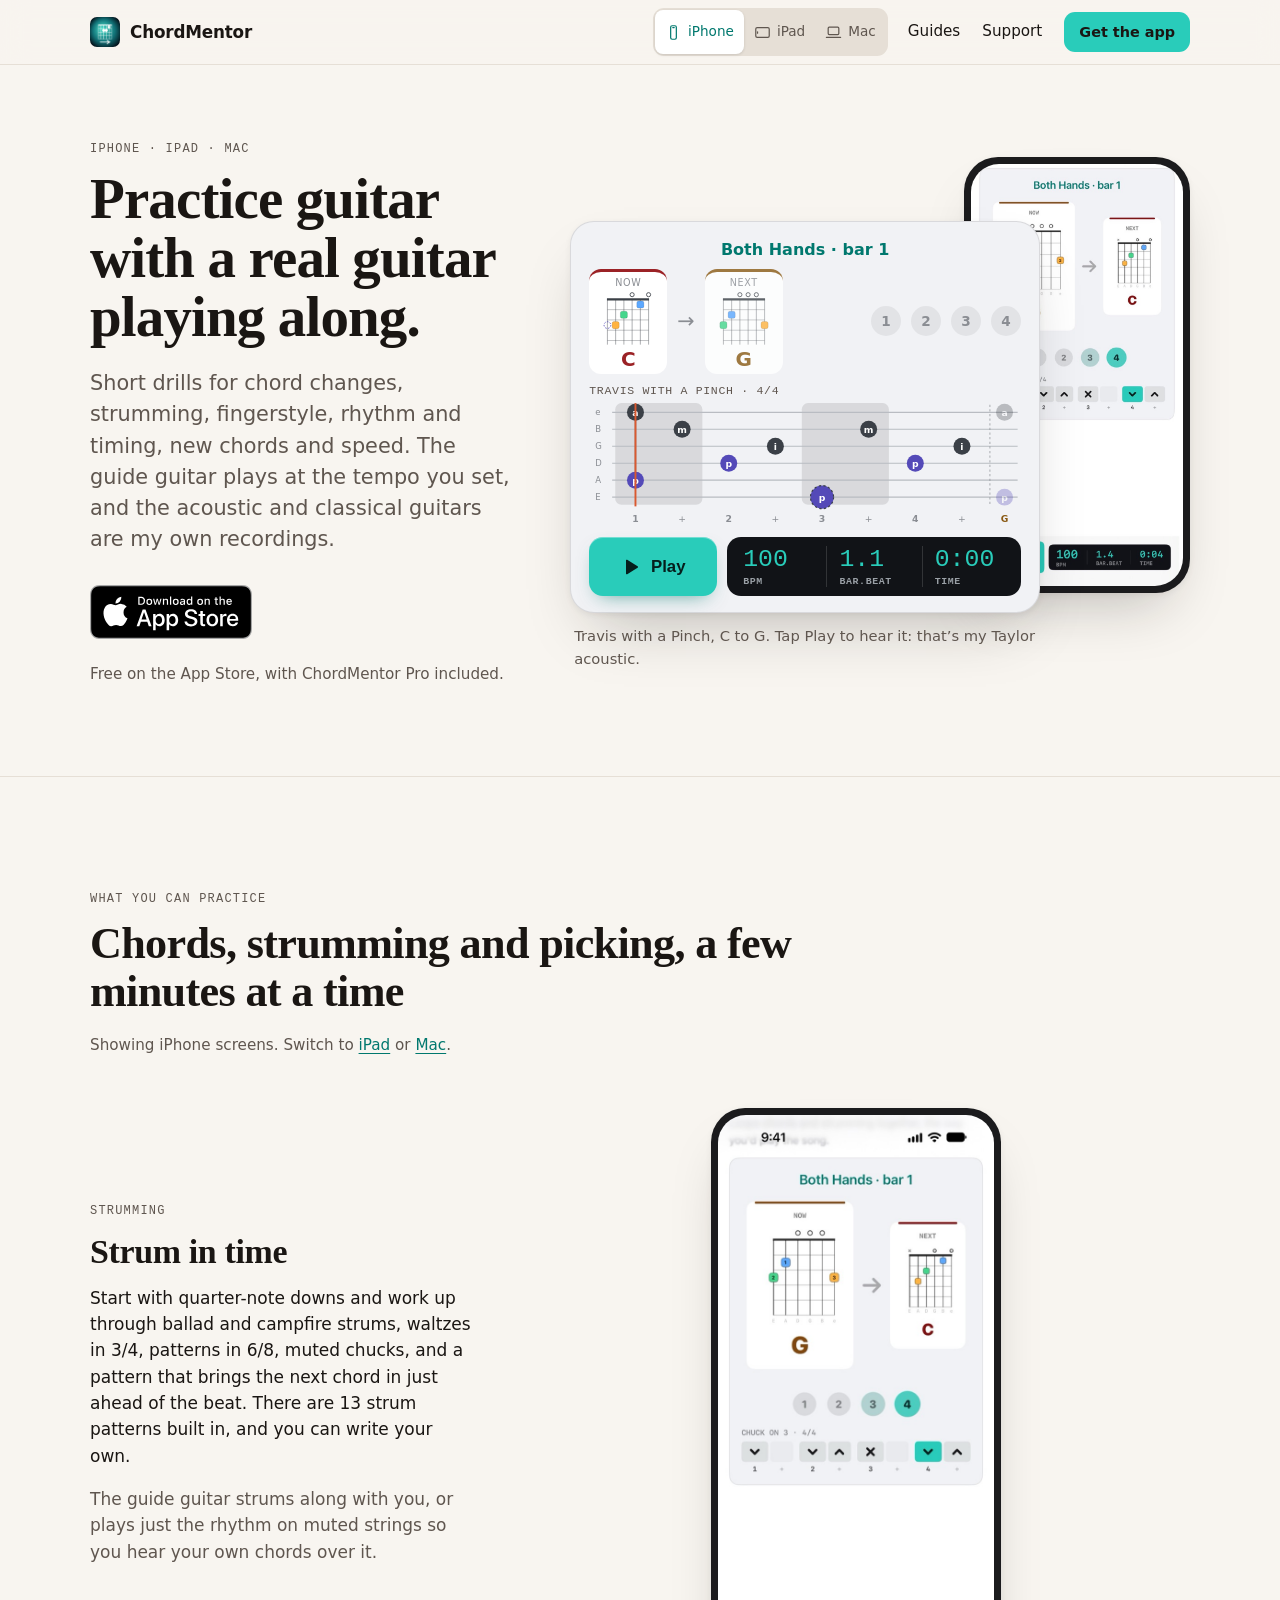
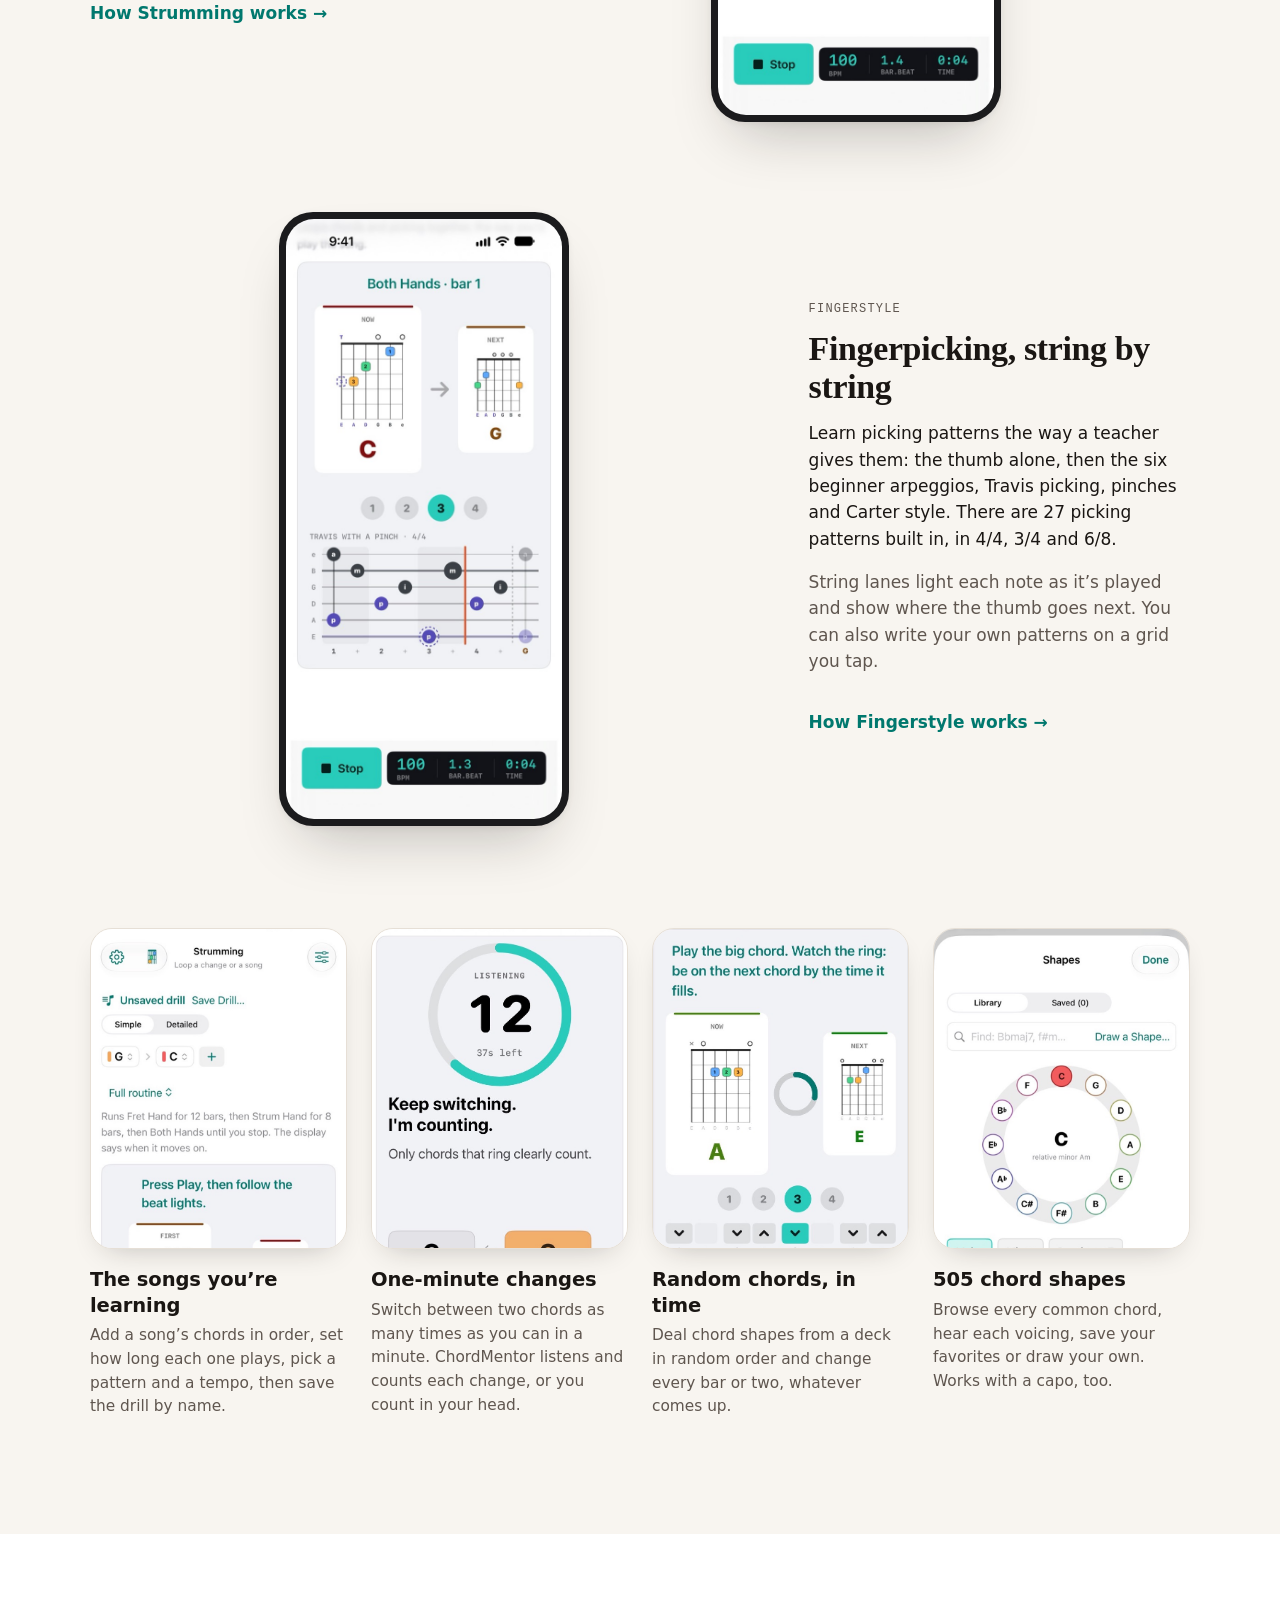
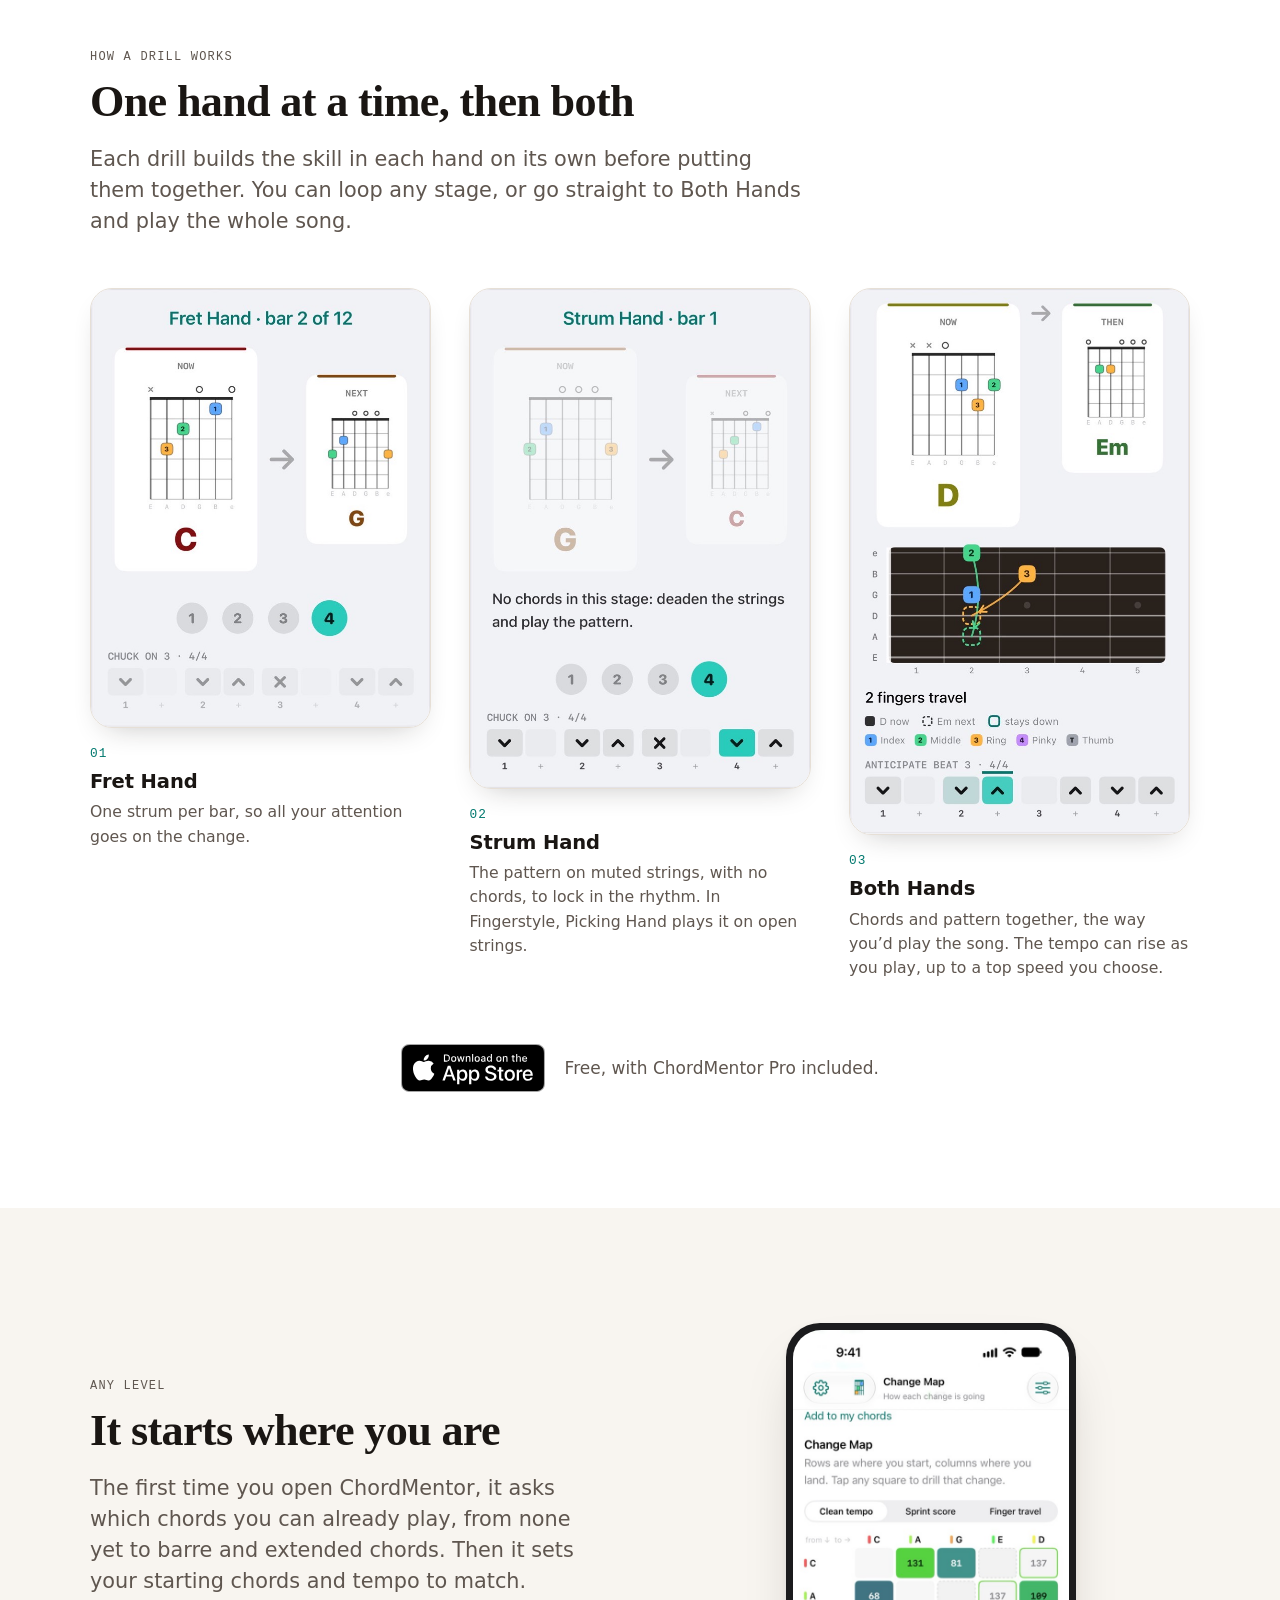
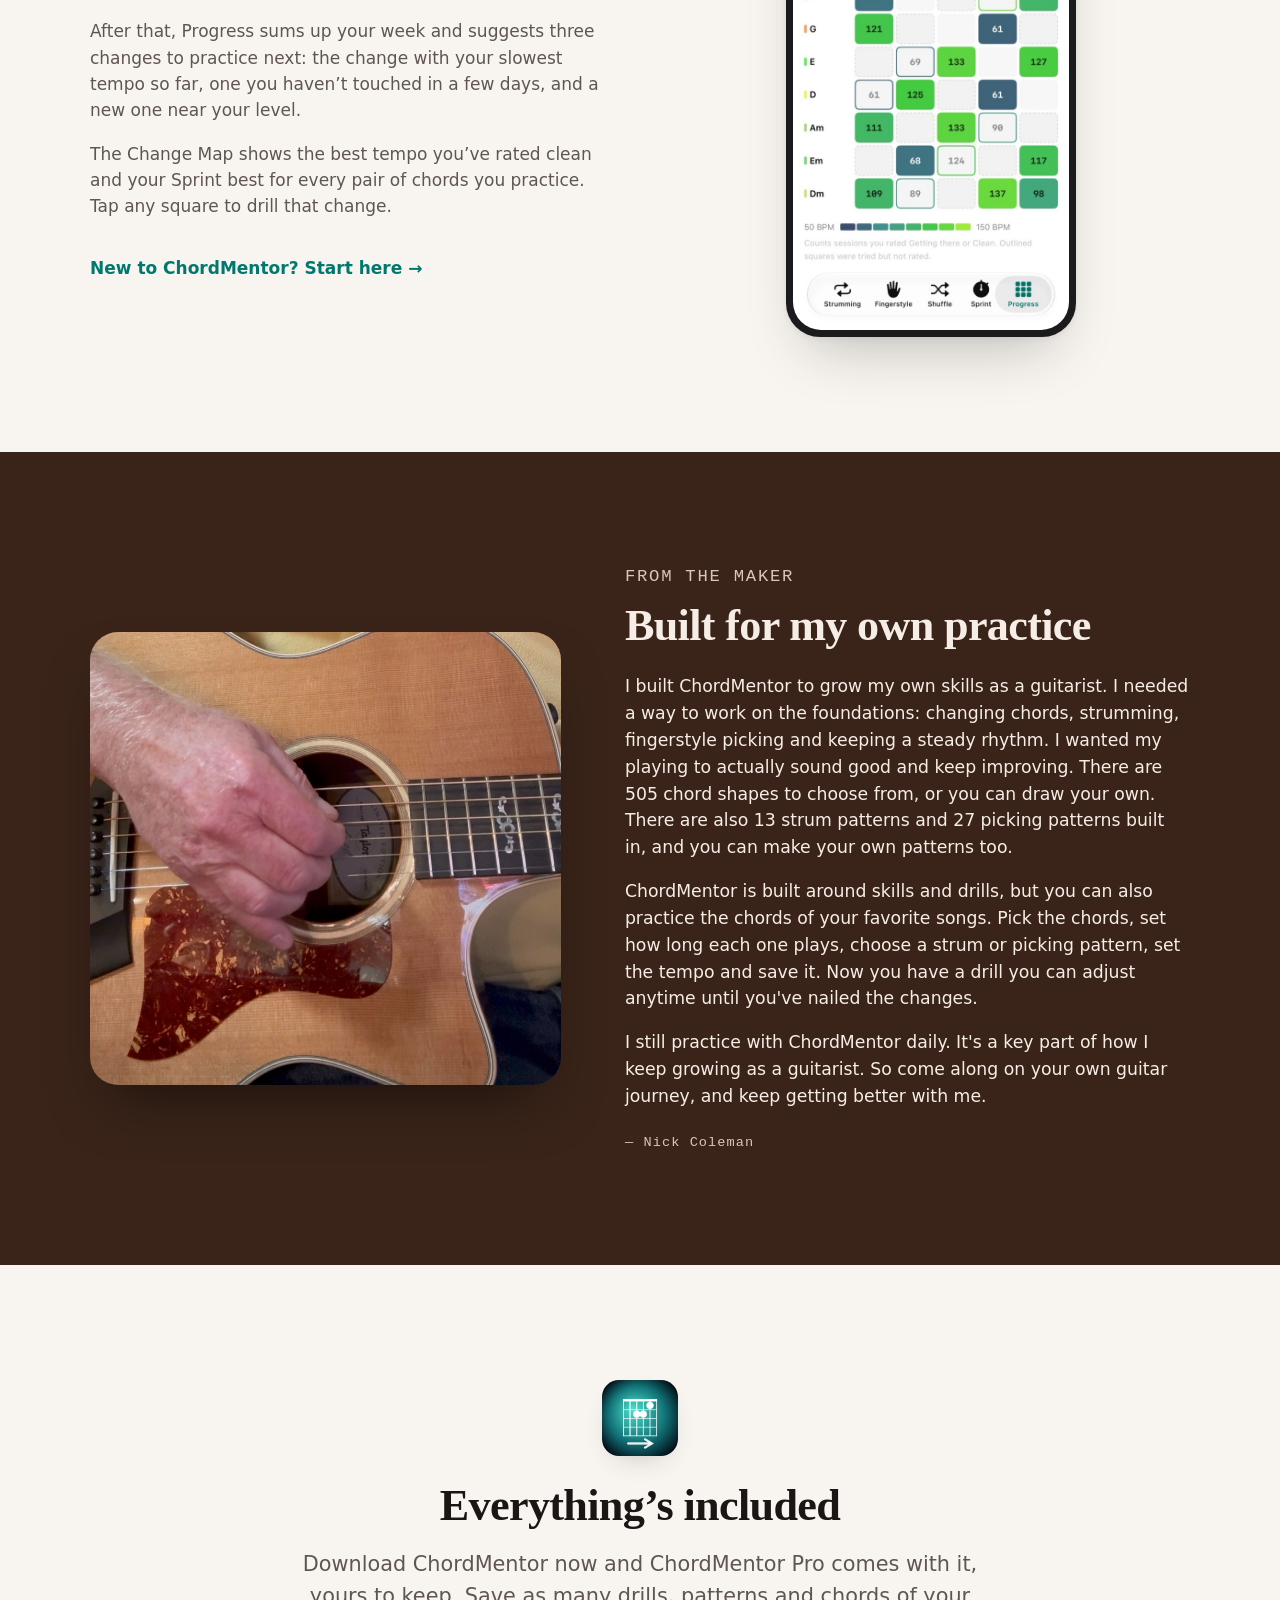
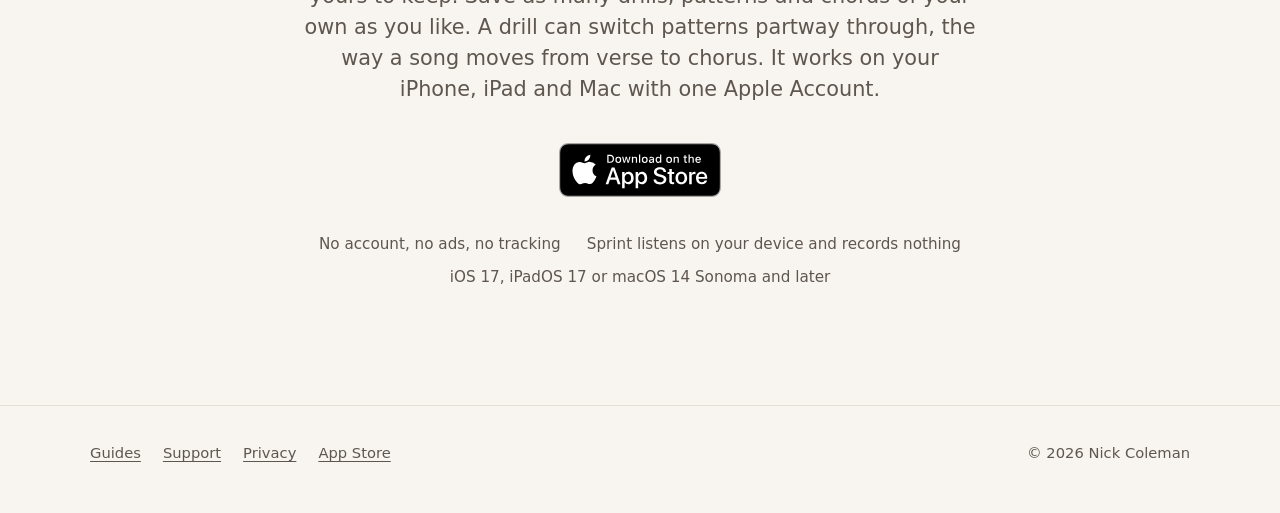
<file: index.html>
<!doctype html>
<html lang="en">
<head>
<meta charset="utf-8">
<meta name="viewport" content="width=device-width, initial-scale=1">
<title>ChordMentor: guitar practice app for chord changes, strumming and fingerstyle</title>
<meta name="description" content="Short guitar drills for chord changes, strumming, fingerstyle, rhythm and timing, new chords and speed, with a guide guitar playing along at your tempo. For iPhone, iPad and Mac.">
<script type="application/ld+json">
{"@context":"https://schema.org","@type":"SoftwareApplication","name":"ChordMentor","applicationCategory":"EducationalApplication","operatingSystem":"iOS 17, iPadOS 17, macOS 14","description":"Short guitar drills for chord changes, strumming, fingerstyle, rhythm and timing, new chords and speed, with a guide guitar playing along at your tempo.","url":"https://chordmentor.nickcoleman.io/","downloadUrl":"https://apps.apple.com/app/id6827199615","image":"https://chordmentor.nickcoleman.io/images/og-card.jpg","author":{"@type":"Person","name":"Nick Coleman"},"offers":{"@type":"Offer","price":"0","priceCurrency":"USD"}}
</script>
<!-- head:start -->
<meta name="apple-itunes-app" content="app-id=6827199615">
<link rel="canonical" href="https://chordmentor.nickcoleman.io/">
<link rel="icon" href="/images/icon.png">
<link rel="apple-touch-icon" href="/images/icon.png">
<meta name="theme-color" content="#F8F5F0" media="(prefers-color-scheme: light)">
<meta name="theme-color" content="#14110F" media="(prefers-color-scheme: dark)">
<meta property="og:type" content="website">
<meta property="og:site_name" content="ChordMentor">
<meta property="og:title" content="ChordMentor: guitar practice app for chord changes, strumming and fingerstyle">
<meta property="og:description" content="Short guitar drills for chord changes, strumming, fingerstyle, rhythm and timing, new chords and speed, with a guide guitar playing along at your tempo. For iPhone, iPad and Mac.">
<meta property="og:url" content="https://chordmentor.nickcoleman.io/">
<meta property="og:image" content="https://chordmentor.nickcoleman.io/images/og-card.jpg">
<meta property="og:image:width" content="1200">
<meta property="og:image:height" content="630">
<meta property="og:image:alt" content="ChordMentor's string lanes and chord diagrams beside the app on iPhone">
<meta name="twitter:card" content="summary_large_image">
<meta name="twitter:title" content="ChordMentor: guitar practice app for chord changes, strumming and fingerstyle">
<meta name="twitter:description" content="Short guitar drills for chord changes, strumming, fingerstyle, rhythm and timing, new chords and speed, with a guide guitar playing along at your tempo. For iPhone, iPad and Mac.">
<meta name="twitter:image" content="https://chordmentor.nickcoleman.io/images/og-card.jpg">
<link rel="stylesheet" href="/style.css">
<script src="/js/device.js"></script>
<!-- head:end -->
</head>
<body>
<!-- header:start -->
<a class="skip" href="#main">Skip to content</a>
<header class="site-header">
  <div class="wrap">
    <a class="brand" href="/" aria-current="page"><img src="/images/icon.png" alt="" width="30" height="30"><span>ChordMentor</span></a>
    <div class="device-switch" role="group" aria-label="Show screens for">
      <button type="button" data-device-pick="iphone" aria-pressed="true" title="iPhone"><svg viewBox="0 0 24 24" aria-hidden="true"><rect x="8" y="2.5" width="8" height="19" rx="2"/><path d="M11 5h2"/></svg><span>iPhone</span></button>
      <button type="button" data-device-pick="ipad" aria-pressed="false" title="iPad"><svg viewBox="0 0 24 24" aria-hidden="true"><rect x="2.5" y="5" width="19" height="14" rx="2"/><path d="M5 11v2"/></svg><span>iPad</span></button>
      <button type="button" data-device-pick="mac" aria-pressed="false" title="Mac"><svg viewBox="0 0 24 24" aria-hidden="true"><rect x="4.5" y="4.5" width="15" height="10.5" rx="1.5"/><path d="M2 19h20"/></svg><span>Mac</span></button>
    </div>
    <nav class="site-nav" aria-label="Main">
      <a href="/guides/">Guides</a>
      <a class="nav-support" href="/support.html">Support</a>
      <a class="button small" href="https://apps.apple.com/app/apple-store/id6827199615?pt=119028554&amp;mt=8&amp;ct=web-header">Get the app</a>
    </nav>
  </div>
</header>
<!-- header:end -->

<main id="main">
  <section class="hero">
    <div class="wrap">
      <div class="hero-text">
        <p class="eyebrow">iPhone · iPad · Mac</p>
        <h1>Practice guitar with a real guitar playing along.</h1>
        <p class="lede">Short drills for chord changes, strumming, fingerstyle, rhythm and timing, new chords and speed. The guide guitar plays at the tempo you set, and the acoustic and classical guitars are my own recordings.</p>
        <a class="store-badge" href="https://apps.apple.com/app/apple-store/id6827199615?pt=119028554&amp;mt=8&amp;ct=web-home-hero"><img src="/images/app-store-badge.svg" width="162" height="54" alt="Download on the App Store"></a>
        <p class="offer">Free on the App Store, with ChordMentor Pro included.</p>
      </div>
      <div class="hero-media">
        <div>
          <div class="tabcard" data-tabcard data-audio="/audio/travis/">
            <img class="fallback" src="/images/app/fingerstyle-travis.jpg" width="677" height="1086" alt="Fingerstyle in ChordMentor: the C and G chord diagrams over string lanes for Travis with a Pinch, with thumb and finger notes on each string">
          </div>
          <p class="tc-caption">Travis with a Pinch, C to G. Tap Play to hear it: that’s my Taylor acoustic.</p>
        </div>
        <div class="phone">
          <img src="/images/app/strumming-both-hands.jpg" width="720" height="1433" alt="Strumming in ChordMentor on iPhone: G now, C next, beat 4 lit, the Chuck on 3 pattern and a readout of 100 BPM, bar 1 beat 4">
        </div>
      </div>
    </div>
  </section>

  <hr class="rule">


  <section class="skills">
    <div class="wrap">
      <div class="section-head">
        <p class="eyebrow">What you can practice</p>
        <h2>Chords, strumming and picking, a few minutes at a time</h2>
        <p class="device-note" data-device-note>Showing iPhone screens.</p>
      </div>
      <div class="skills-major">
        <article class="skill">
          <div class="skill-text">
            <p class="eyebrow">Strumming</p>
            <h3>Strum in time</h3>
            <p>Start with quarter-note downs and work up through ballad and campfire strums, waltzes in 3/4, patterns in 6/8, muted chucks, and a pattern that brings the next chord in just ahead of the beat. There are 13 strum patterns built in, and you can write your own.</p>
            <p class="muted">The guide guitar strums along with you, or plays just the rhythm on muted strings so you hear your own chords over it.</p>
            <a class="more" href="/guides/strumming/">How Strumming works →</a>
          </div>
          <div class="device-shot">
            <div class="phone d-iphone"><img src="/images/app/iphone/strumming.jpg" width="600" height="1304" loading="lazy" alt="Strumming on iPhone: chord diagrams, beat lights and the strum pattern, with routine, tempo and pattern options"></div>
            <div class="tablet d-ipad"><img src="/images/app/ipad/strumming.jpg" width="1600" height="1200" loading="lazy" alt="Strumming on iPad: chord diagrams, beat lights and the strum pattern, with routine, tempo and pattern options"></div>
            <div class="mac-frame d-mac"><img src="/images/app/mac/strumming.jpg" width="1600" height="1131" loading="lazy" alt="Strumming on Mac: chord diagrams, beat lights and the strum pattern, with routine, tempo and pattern options"></div>
          </div>
        </article>
        <article class="skill flip">
          <div class="skill-text">
            <p class="eyebrow">Fingerstyle</p>
            <h3>Fingerpicking, string by string</h3>
            <p>Learn picking patterns the way a teacher gives them: the thumb alone, then the six beginner arpeggios, Travis picking, pinches and Carter style. There are 27 picking patterns built in, in 4/4, 3/4 and 6/8.</p>
            <p class="muted">String lanes light each note as it’s played and show where the thumb goes next. You can also write your own patterns on a grid you tap.</p>
            <a class="more" href="/guides/fingerstyle/">How Fingerstyle works →</a>
          </div>
          <div class="device-shot">
            <div class="phone d-iphone"><img src="/images/app/iphone/fingerstyle.jpg" width="600" height="1304" loading="lazy" alt="Fingerstyle on iPhone: C and G chord diagrams over string lanes for Travis with a Pinch, with the picking styles"></div>
            <div class="tablet d-ipad"><img src="/images/app/ipad/fingerstyle.jpg" width="1600" height="1200" loading="lazy" alt="Fingerstyle on iPad: C and G chord diagrams over string lanes for Travis with a Pinch, with the picking styles"></div>
            <div class="mac-frame d-mac"><img src="/images/app/mac/fingerstyle.jpg" width="1600" height="1131" loading="lazy" alt="Fingerstyle on Mac: C and G chord diagrams over string lanes for Travis with a Pinch, with the picking styles"></div>
          </div>
        </article>
      </div>

      <div class="skills-minor">
        <article class="mini">
          <div class="device-shot"><div class="shot d-iphone"><img src="/images/app/drill-setup.jpg" width="720" height="1325" loading="lazy" alt="A drill being set up: G to C, the full routine, and a Play button"></div><div class="tablet d-ipad"><img src="/images/app/ipad/drill-setup.jpg" width="1200" height="900" loading="lazy" alt="A drill being set up: G to C, the full routine, and a Play button"></div><div class="mac-frame d-mac"><img src="/images/app/mac/drill-setup.jpg" width="1200" height="848" loading="lazy" alt="A drill being set up: G to C, the full routine, and a Play button"></div></div>
          <h3>The songs you’re learning</h3>
          <p>Add a song’s chords in order, set how long each one plays, pick a pattern and a tempo, then save the drill by name.</p>
        </article>
        <article class="mini">
          <div class="device-shot"><div class="shot d-iphone"><img src="/images/app/sprint.jpg" width="699" height="1099" loading="lazy" alt="Sprint listening: 12 changes with 37 seconds left, switching between C and G"></div><div class="tablet d-ipad"><img src="/images/app/ipad/sprint.jpg" width="1200" height="900" loading="lazy" alt="Sprint listening: 12 changes with 37 seconds left, switching between C and G"></div><div class="mac-frame d-mac"><img src="/images/app/mac/sprint.jpg" width="1200" height="848" loading="lazy" alt="Sprint listening: 12 changes with 37 seconds left, switching between C and G"></div></div>
          <h3>One-minute changes</h3>
          <p>Switch between two chords as many times as you can in a minute. ChordMentor listens and counts each change, or you count in your head.</p>
        </article>
        <article class="mini">
          <div class="device-shot"><div class="shot d-iphone"><img src="/images/app/shuffle.jpg" width="681" height="901" loading="lazy" alt="Shuffle: A now and E next, with a ring that fills before the change"></div><div class="tablet d-ipad"><img src="/images/app/ipad/shuffle.jpg" width="1200" height="900" loading="lazy" alt="Shuffle: A now and E next, with a ring that fills before the change"></div><div class="mac-frame d-mac"><img src="/images/app/mac/shuffle.jpg" width="1200" height="848" loading="lazy" alt="Shuffle: A now and E next, with a ring that fills before the change"></div></div>
          <h3>Random chords, in time</h3>
          <p>Deal chord shapes from a deck in random order and change every bar or two, whatever comes up.</p>
        </article>
        <article class="mini">
          <div class="device-shot"><div class="shot d-iphone"><img src="/images/app/shapes.jpg" width="720" height="1002" loading="lazy" alt="Shapes: a circle of fifths with C selected and chord types from Major to Diminished"></div><div class="tablet d-ipad"><img src="/images/app/ipad/shapes.jpg" width="1200" height="900" loading="lazy" alt="Shapes: a circle of fifths with C selected and chord types from Major to Diminished"></div><div class="mac-frame d-mac"><img src="/images/app/mac/shapes.jpg" width="1200" height="848" loading="lazy" alt="Shapes: a circle of fifths with C selected and chord types from Major to Diminished"></div></div>
          <h3>505 chord shapes</h3>
          <p>Browse every common chord, hear each voicing, save your favorites or draw your own. Works with a capo, too.</p>
        </article>
      </div>
    </div>
  </section>

  <section class="routine" style="background:var(--surface)">
    <div class="wrap">
      <div class="section-head">
        <p class="eyebrow">How a drill works</p>
        <h2>One hand at a time, then both</h2>
        <p class="lede">Each drill builds the skill in each hand on its own before putting them together. You can loop any stage, or go straight to Both Hands and play the whole song.</p>
      </div>
      <ol class="triptych">
        <li>
          <div class="device-shot">
            <div class="shot d-iphone"><img src="/images/app/iphone/fret-hand.jpg" width="677" height="874" loading="lazy" alt="Fret Hand: C now, G next"></div>
            <div class="shot d-ipad"><img src="/images/app/ipad/fret-hand.jpg" width="900" height="591" loading="lazy" alt="Fret Hand: C now, G next"></div>
            <div class="shot d-mac"><img src="/images/app/mac/fret-hand.jpg" width="829" height="820" loading="lazy" alt="Fret Hand: C now, G next"></div>
          </div>
          <span class="step-num">01</span>
          <h3>Fret Hand</h3>
          <p>One strum per bar, so all your attention goes on the change.</p>
        </li>
        <li>
          <div class="device-shot">
            <div class="shot d-iphone"><img src="/images/app/iphone/strum-hand.jpg" width="677" height="995" loading="lazy" alt="Strum Hand: the chord diagrams faded, with a note to deaden the strings and play the pattern"></div>
            <div class="shot d-ipad"><img src="/images/app/ipad/strum-hand.jpg" width="900" height="628" loading="lazy" alt="Strum Hand: the chord diagrams faded, with a note to deaden the strings and play the pattern"></div>
            <div class="shot d-mac"><img src="/images/app/mac/strum-hand.jpg" width="829" height="871" loading="lazy" alt="Strum Hand: the chord diagrams faded, with a note to deaden the strings and play the pattern"></div>
          </div>
          <span class="step-num">02</span>
          <h3>Strum Hand</h3>
          <p>The pattern on muted strings, with no chords, to lock in the rhythm. In Fingerstyle, Picking Hand plays it on open strings.</p>
        </li>
        <li>
          <div class="device-shot">
            <div class="shot d-iphone"><img src="/images/app/iphone/both-hands.jpg" width="677" height="1088" loading="lazy" alt="Both Hands: D now, Em next, with a fretboard showing which two fingers travel"></div>
            <div class="shot d-ipad"><img src="/images/app/ipad/both-hands.jpg" width="900" height="471" loading="lazy" alt="Both Hands: D now, Em next, with a fretboard showing which two fingers travel"></div>
            <div class="shot d-mac"><img src="/images/app/mac/both-hands.jpg" width="829" height="992" loading="lazy" alt="Both Hands: D now, Em next, with a fretboard showing which two fingers travel"></div>
          </div>
          <span class="step-num">03</span>
          <h3>Both Hands</h3>
          <p>Chords and pattern together, the way you’d play the song. The tempo can rise as you play, up to a top speed you choose.</p>
        </li>
      </ol>
      <div class="mid-cta">
        <a class="store-badge" href="https://apps.apple.com/app/apple-store/id6827199615?pt=119028554&amp;mt=8&amp;ct=web-home-mid"><img src="/images/app-store-badge.svg" width="144" height="48" alt="Download on the App Store"></a>
        <p>Free, with ChordMentor Pro included.</p>
      </div>
    </div>
  </section>

  <section class="progress">
    <div class="wrap split">
      <div>
        <p class="eyebrow">Any level</p>
        <h2>It starts where you are</h2>
        <p class="lede" style="margin-top:18px">The first time you open ChordMentor, it asks which chords you can already play, from none yet to barre and extended chords. Then it sets your starting chords and tempo to match.</p>
        <p class="muted">After that, Progress sums up your week and suggests three changes to practice next: the change with your slowest tempo so far, one you haven’t touched in a few days, and a new one near your level.</p>
        <p class="muted">The Change Map shows the best tempo you’ve rated clean and your Sprint best for every pair of chords you practice. Tap any square to drill that change.</p>
        <a class="more" href="/guides/getting-started/">New to ChordMentor? Start here →</a>
      </div>
      <div class="device-shot">
        <div class="phone d-iphone"><img src="/images/app/iphone/progress.jpg" width="600" height="1304" loading="lazy" alt="Progress on iPhone: This week, three Practice next suggestions, and the Change Map, a grid of chord pairs with each square shaded by the best clean tempo"></div>
        <div class="tablet d-ipad"><img src="/images/app/ipad/progress-main.jpg" width="1200" height="1077" loading="lazy" alt="Progress on iPad: This week, three Practice next suggestions, and the Change Map, a grid of chord pairs with each square shaded by the best clean tempo"></div>
        <div class="mac-frame d-mac"><img src="/images/app/mac/progress-main.jpg" width="888" height="1130" loading="lazy" alt="Progress on Mac: This week, three Practice next suggestions, and the Change Map, a grid of chord pairs with each square shaded by the best clean tempo"></div>
      </div>
    </div>
  </section>

  <section class="maker">
    <div class="wrap split">
      <figure>
        <img src="/images/guitar.jpg" width="900" height="866" loading="lazy" alt="A hand strumming over the soundhole of Nick’s Taylor acoustic guitar">
      </figure>
      <div>
        <p class="eyebrow">From the maker</p>
        <h2>Built for my own practice</h2>
        <p>I built ChordMentor to grow my own skills as a guitarist. I needed a way to work on the foundations: changing chords, strumming, fingerstyle picking and keeping a steady rhythm. I wanted my playing to actually sound good and keep improving. There are 505 chord shapes to choose from, or you can draw your own. There are also 13 strum patterns and 27 picking patterns built in, and you can make your own patterns too.</p>
        <p>ChordMentor is built around skills and drills, but you can also practice the chords of your favorite songs. Pick the chords, set how long each one plays, choose a strum or picking pattern, set the tempo and save it. Now you have a drill you can adjust anytime until you've nailed the changes.</p>
        <p>I still practice with ChordMentor daily. It's a key part of how I keep growing as a guitarist. So come along on your own guitar journey, and keep getting better with me.</p>
        <p class="sig">— Nick Coleman</p>
      </div>
    </div>
  </section>

  <section class="closing">
    <div class="wrap">
      <img class="icon" src="/images/icon.png" width="76" height="76" alt="" loading="lazy">
      <h2>Everything’s included</h2>
      <p class="lede">Download ChordMentor now and ChordMentor Pro comes with it, yours to keep. Save as many drills, patterns and chords of your own as you like. A drill can switch patterns partway through, the way a song moves from verse to chorus. It works on your iPhone, iPad and Mac with one Apple Account.</p>
      <a class="store-badge" href="https://apps.apple.com/app/apple-store/id6827199615?pt=119028554&amp;mt=8&amp;ct=web-home-closing"><img src="/images/app-store-badge.svg" width="162" height="54" alt="Download on the App Store"></a>
      <ul class="facts">
        <li>No account, no ads, no tracking</li>
        <li>Sprint listens on your device and records nothing</li>
        <li>iOS 17, iPadOS 17 or macOS 14 Sonoma and later</li>
      </ul>
    </div>
  </section>
</main>

<!-- footer:start -->
<footer class="site-footer">
  <div class="wrap">
    <nav aria-label="Footer">
      <a href="/guides/">Guides</a>
      <a href="/support.html">Support</a>
      <a href="/privacy.html">Privacy</a>
      <a href="https://apps.apple.com/app/apple-store/id6827199615?pt=119028554&amp;mt=8&amp;ct=web-footer">App Store</a>
    </nav>
    <p>© 2026 Nick Coleman</p>
  </div>
</footer>
<!-- footer:end -->
<script src="/js/tabcard.js" defer></script>
</body>
</html>
</file>
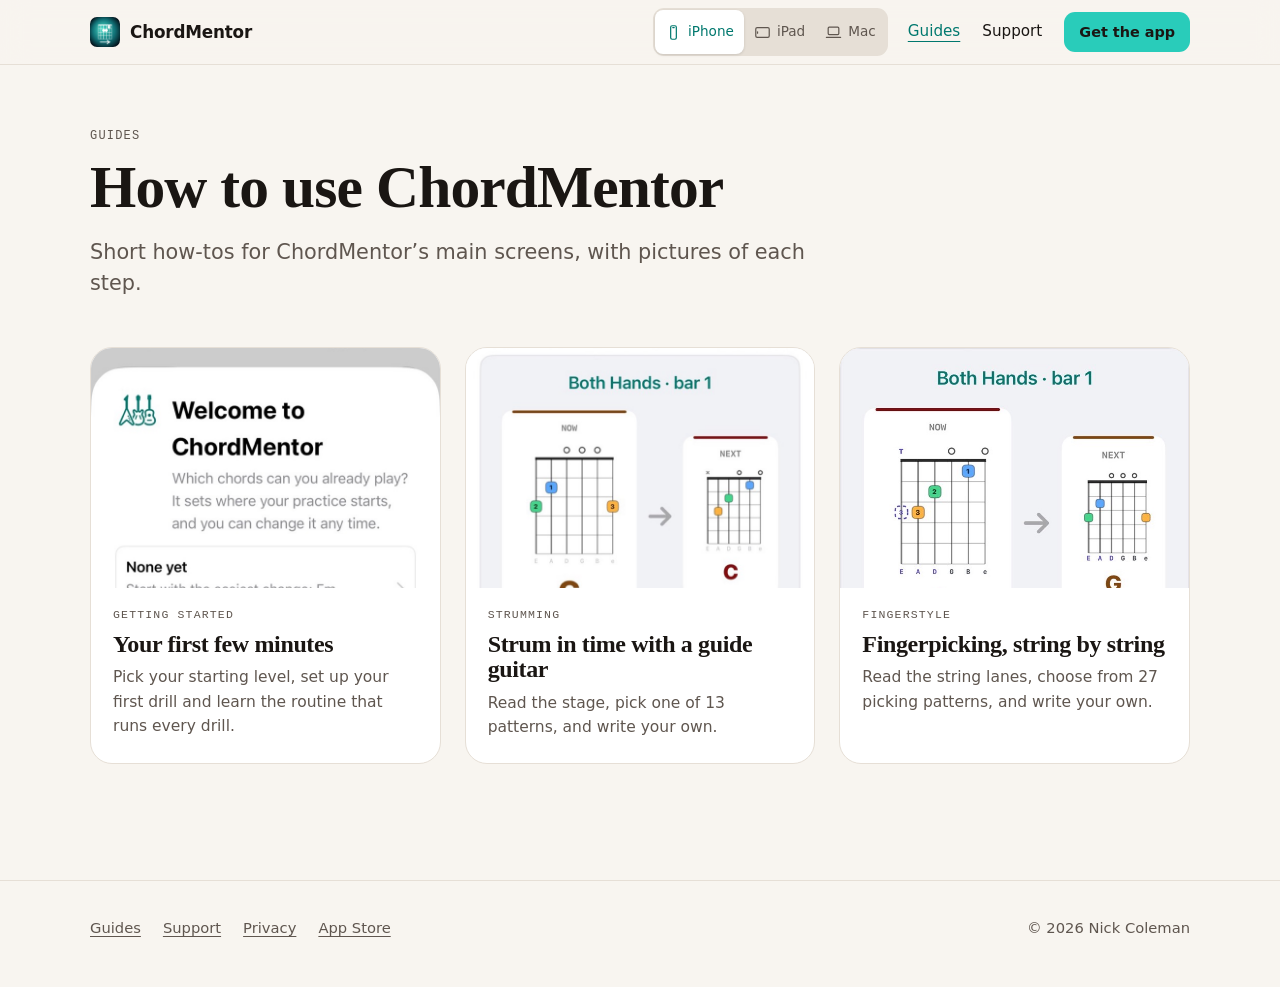
<file: guides/index.html>
<!doctype html>
<html lang="en">
<head>
<meta charset="utf-8">
<meta name="viewport" content="width=device-width, initial-scale=1">
<title>ChordMentor Guides</title>
<meta name="description" content="Short how-tos for ChordMentor: your first few minutes, strumming in time with a guide guitar, and fingerpicking with string lanes.">
<!-- head:start -->
<meta name="apple-itunes-app" content="app-id=6827199615">
<link rel="canonical" href="https://chordmentor.nickcoleman.io/guides/">
<link rel="icon" href="/images/icon.png">
<link rel="apple-touch-icon" href="/images/icon.png">
<meta name="theme-color" content="#F8F5F0" media="(prefers-color-scheme: light)">
<meta name="theme-color" content="#14110F" media="(prefers-color-scheme: dark)">
<meta property="og:type" content="website">
<meta property="og:site_name" content="ChordMentor">
<meta property="og:title" content="ChordMentor Guides">
<meta property="og:description" content="Short how-tos for ChordMentor: your first few minutes, strumming in time with a guide guitar, and fingerpicking with string lanes.">
<meta property="og:url" content="https://chordmentor.nickcoleman.io/guides/">
<meta property="og:image" content="https://chordmentor.nickcoleman.io/images/og-card.jpg">
<meta property="og:image:width" content="1200">
<meta property="og:image:height" content="630">
<meta property="og:image:alt" content="ChordMentor's string lanes and chord diagrams beside the app on iPhone">
<meta name="twitter:card" content="summary_large_image">
<meta name="twitter:title" content="ChordMentor Guides">
<meta name="twitter:description" content="Short how-tos for ChordMentor: your first few minutes, strumming in time with a guide guitar, and fingerpicking with string lanes.">
<meta name="twitter:image" content="https://chordmentor.nickcoleman.io/images/og-card.jpg">
<link rel="stylesheet" href="/style.css">
<script src="/js/device.js"></script>
<!-- head:end -->
</head>
<body>
<!-- header:start -->
<a class="skip" href="#main">Skip to content</a>
<header class="site-header">
  <div class="wrap">
    <a class="brand" href="/"><img src="/images/icon.png" alt="" width="30" height="30"><span>ChordMentor</span></a>
    <div class="device-switch" role="group" aria-label="Show screens for">
      <button type="button" data-device-pick="iphone" aria-pressed="true" title="iPhone"><svg viewBox="0 0 24 24" aria-hidden="true"><rect x="8" y="2.5" width="8" height="19" rx="2"/><path d="M11 5h2"/></svg><span>iPhone</span></button>
      <button type="button" data-device-pick="ipad" aria-pressed="false" title="iPad"><svg viewBox="0 0 24 24" aria-hidden="true"><rect x="2.5" y="5" width="19" height="14" rx="2"/><path d="M5 11v2"/></svg><span>iPad</span></button>
      <button type="button" data-device-pick="mac" aria-pressed="false" title="Mac"><svg viewBox="0 0 24 24" aria-hidden="true"><rect x="4.5" y="4.5" width="15" height="10.5" rx="1.5"/><path d="M2 19h20"/></svg><span>Mac</span></button>
    </div>
    <nav class="site-nav" aria-label="Main">
      <a href="/guides/" aria-current="page">Guides</a>
      <a class="nav-support" href="/support.html">Support</a>
      <a class="button small" href="https://apps.apple.com/app/apple-store/id6827199615?pt=119028554&amp;mt=8&amp;ct=web-header">Get the app</a>
    </nav>
  </div>
</header>
<!-- header:end -->

<main id="main">
  <section class="guide-hero">
    <div class="wrap">
      <p class="eyebrow">Guides</p>
      <h1>How to use ChordMentor</h1>
      <p class="lede">Short how-tos for ChordMentor’s main screens, with pictures of each step.</p>
    </div>
  </section>
  <section style="padding-top:0">
    <div class="wrap">
      <div class="guide-cards">
        <a class="guide-card" href="/guides/getting-started/">
          <div class="thumb device-shot"><img class="d-iphone" src="/images/app/welcome.jpg" width="720" height="1289" loading="lazy" alt=""><img class="d-ipad" src="/images/app/ipad/welcome.jpg" width="1200" height="900" loading="lazy" alt=""><img class="d-mac" src="/images/app/mac/welcome.jpg" width="1200" height="848" loading="lazy" alt=""></div>
          <div class="body">
            <p class="eyebrow">Getting started</p>
            <h2>Your first few minutes</h2>
            <p>Pick your starting level, set up your first drill and learn the routine that runs every drill.</p>
          </div>
        </a>
        <a class="guide-card" href="/guides/strumming/">
          <div class="thumb device-shot"><img class="d-iphone" src="/images/app/strumming-both-hands.jpg" width="720" height="1433" loading="lazy" alt=""><img class="d-ipad" src="/images/app/ipad/strumming.jpg" width="1600" height="1200" loading="lazy" alt=""><img class="d-mac" src="/images/app/mac/strumming.jpg" width="1600" height="1131" loading="lazy" alt=""></div>
          <div class="body">
            <p class="eyebrow">Strumming</p>
            <h2>Strum in time with a guide guitar</h2>
            <p>Read the stage, pick one of 13 patterns, and write your own.</p>
          </div>
        </a>
        <a class="guide-card" href="/guides/fingerstyle/">
          <div class="thumb device-shot"><img class="d-iphone" src="/images/app/fingerstyle-travis.jpg" width="677" height="1086" loading="lazy" alt=""><img class="d-ipad" src="/images/app/ipad/fingerstyle.jpg" width="1600" height="1200" loading="lazy" alt=""><img class="d-mac" src="/images/app/mac/fingerstyle.jpg" width="1600" height="1131" loading="lazy" alt=""></div>
          <div class="body">
            <p class="eyebrow">Fingerstyle</p>
            <h2>Fingerpicking, string by string</h2>
            <p>Read the string lanes, choose from 27 picking patterns, and write your own.</p>
          </div>
        </a>
      </div>
    </div>
  </section>
</main>

<!-- footer:start -->
<footer class="site-footer">
  <div class="wrap">
    <nav aria-label="Footer">
      <a href="/guides/">Guides</a>
      <a href="/support.html">Support</a>
      <a href="/privacy.html">Privacy</a>
      <a href="https://apps.apple.com/app/apple-store/id6827199615?pt=119028554&amp;mt=8&amp;ct=web-footer">App Store</a>
    </nav>
    <p>© 2026 Nick Coleman</p>
  </div>
</footer>
<!-- footer:end -->
</body>
</html>
</file>
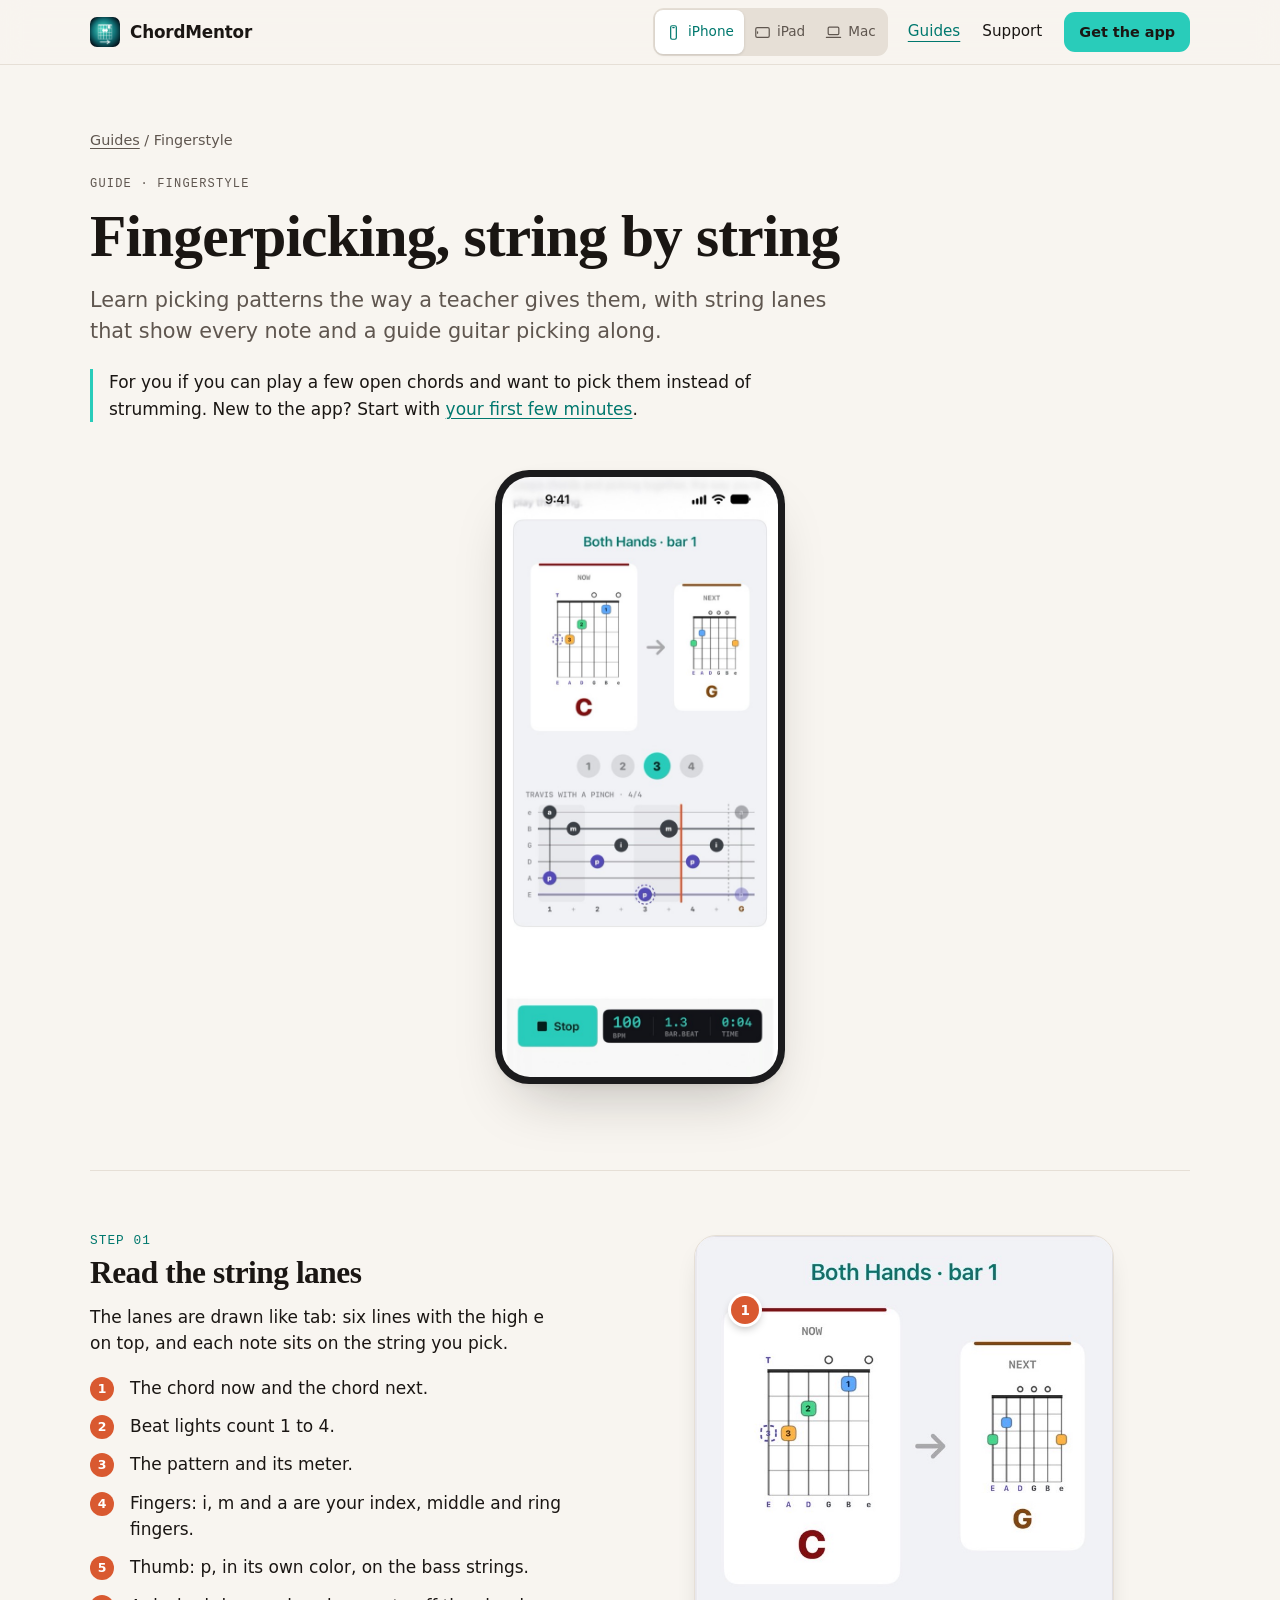
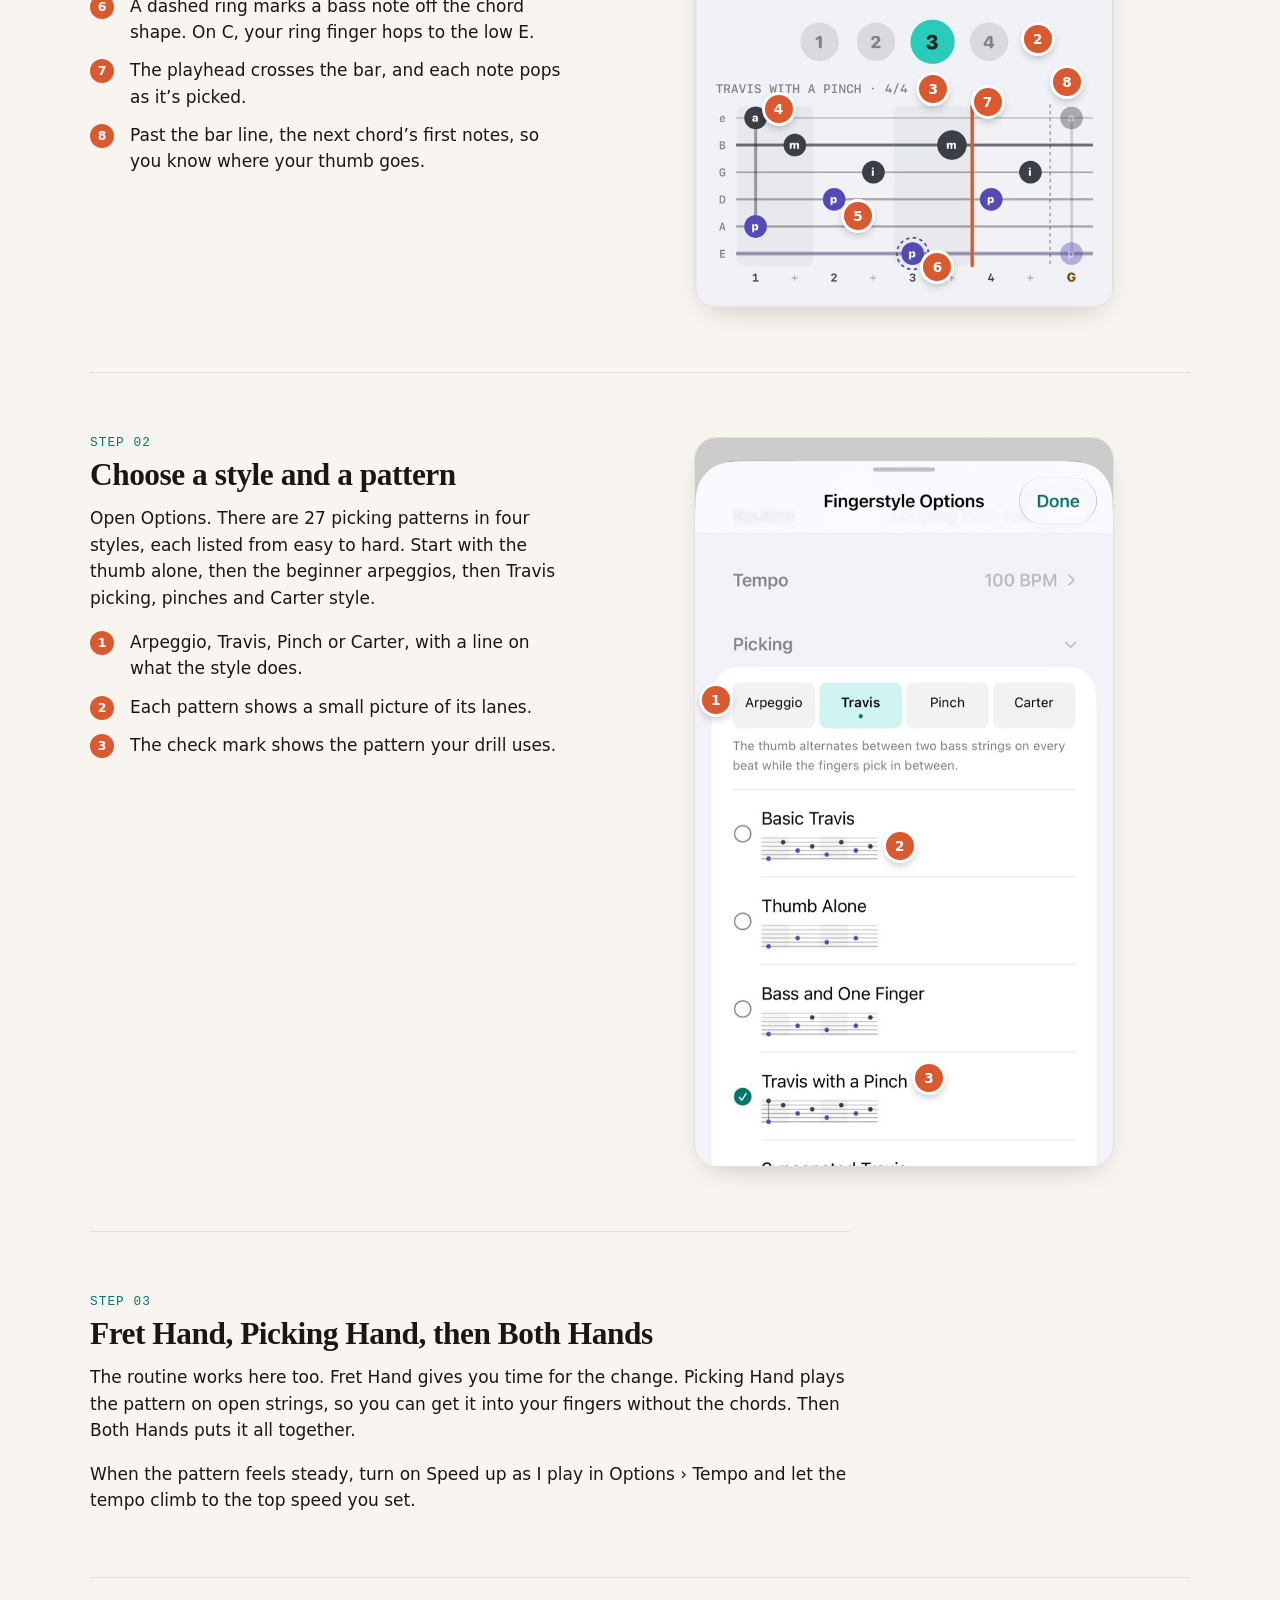
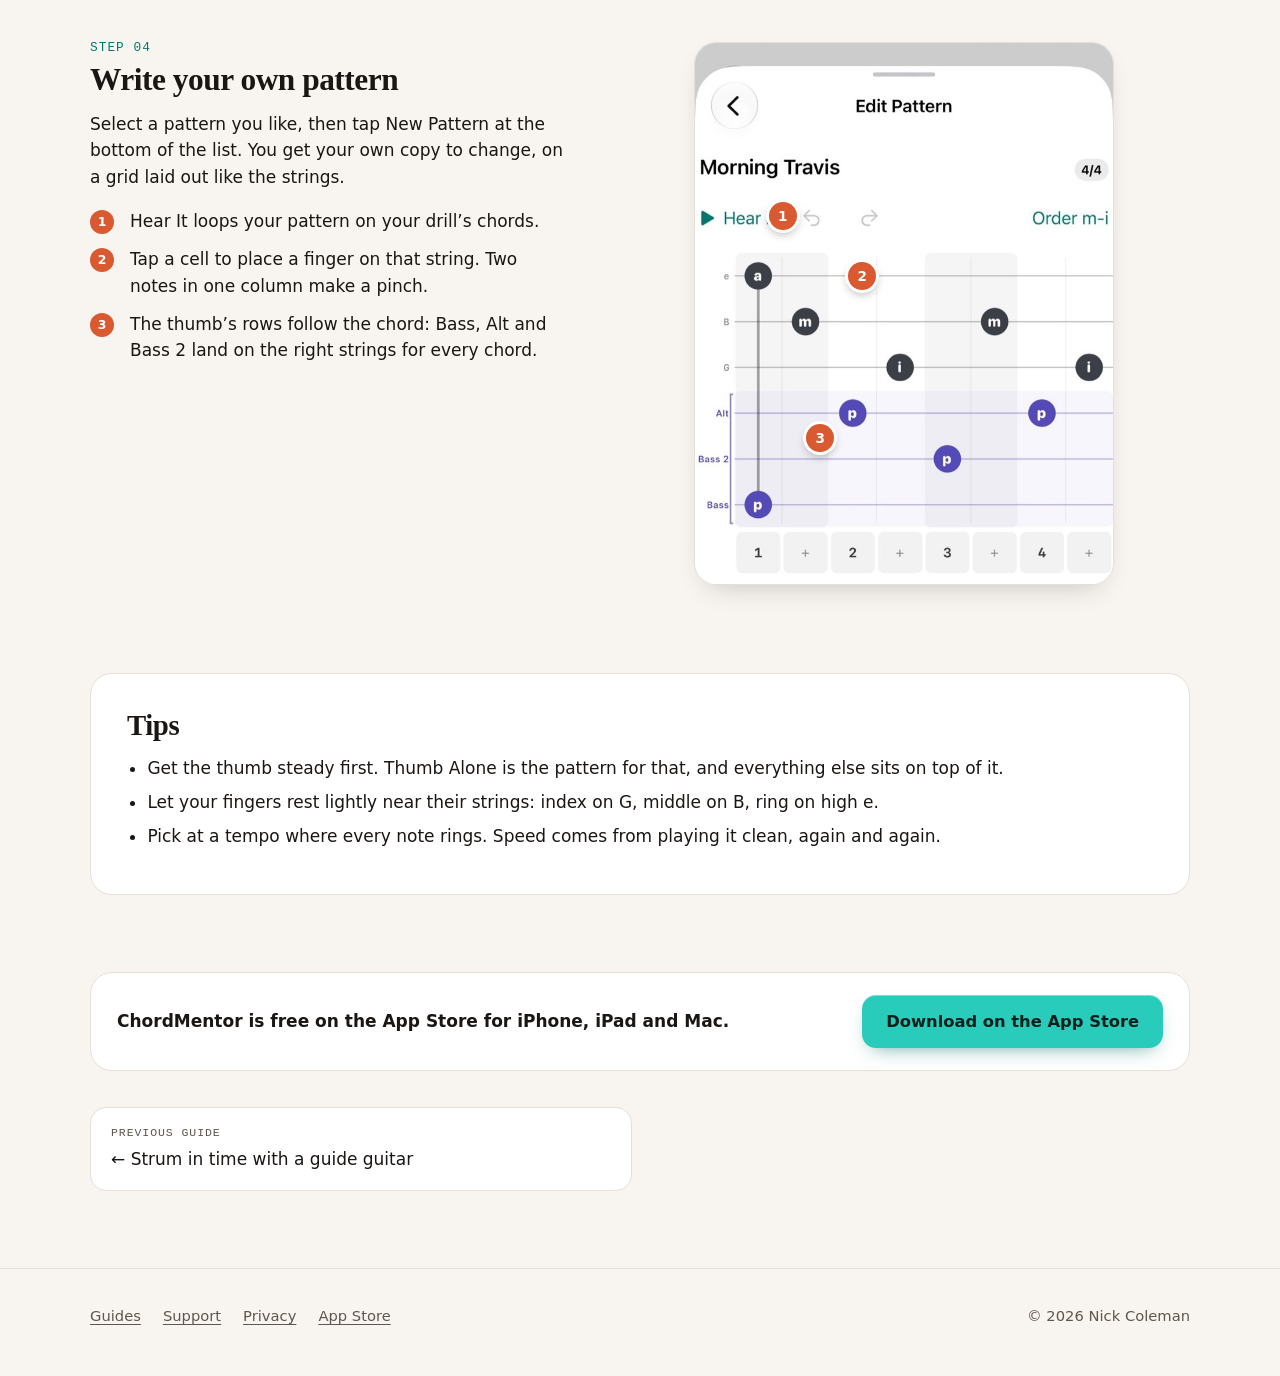
<file: guides/fingerstyle/index.html>
<!doctype html>
<html lang="en">
<head>
<meta charset="utf-8">
<meta name="viewport" content="width=device-width, initial-scale=1">
<title>Fingerpicking, string by string · ChordMentor Fingerstyle guide</title>
<meta name="description" content="How to practice fingerpicking in ChordMentor: read the string lanes, choose from 27 picking patterns in Arpeggio, Travis, Pinch and Carter styles, and write your own.">
<!-- head:start -->
<meta name="apple-itunes-app" content="app-id=6827199615">
<link rel="canonical" href="https://chordmentor.nickcoleman.io/guides/fingerstyle/">
<link rel="icon" href="/images/icon.png">
<link rel="apple-touch-icon" href="/images/icon.png">
<meta name="theme-color" content="#F8F5F0" media="(prefers-color-scheme: light)">
<meta name="theme-color" content="#14110F" media="(prefers-color-scheme: dark)">
<meta property="og:type" content="website">
<meta property="og:site_name" content="ChordMentor">
<meta property="og:title" content="Fingerpicking, string by string · ChordMentor Fingerstyle guide">
<meta property="og:description" content="How to practice fingerpicking in ChordMentor: read the string lanes, choose from 27 picking patterns in Arpeggio, Travis, Pinch and Carter styles, and write your own.">
<meta property="og:url" content="https://chordmentor.nickcoleman.io/guides/fingerstyle/">
<meta property="og:image" content="https://chordmentor.nickcoleman.io/images/og-card.jpg">
<meta property="og:image:width" content="1200">
<meta property="og:image:height" content="630">
<meta property="og:image:alt" content="ChordMentor's string lanes and chord diagrams beside the app on iPhone">
<meta name="twitter:card" content="summary_large_image">
<meta name="twitter:title" content="Fingerpicking, string by string · ChordMentor Fingerstyle guide">
<meta name="twitter:description" content="How to practice fingerpicking in ChordMentor: read the string lanes, choose from 27 picking patterns in Arpeggio, Travis, Pinch and Carter styles, and write your own.">
<meta name="twitter:image" content="https://chordmentor.nickcoleman.io/images/og-card.jpg">
<link rel="stylesheet" href="/style.css">
<script src="/js/device.js"></script>
<!-- head:end -->
</head>
<body>
<!-- header:start -->
<a class="skip" href="#main">Skip to content</a>
<header class="site-header">
  <div class="wrap">
    <a class="brand" href="/"><img src="/images/icon.png" alt="" width="30" height="30"><span>ChordMentor</span></a>
    <div class="device-switch" role="group" aria-label="Show screens for">
      <button type="button" data-device-pick="iphone" aria-pressed="true" title="iPhone"><svg viewBox="0 0 24 24" aria-hidden="true"><rect x="8" y="2.5" width="8" height="19" rx="2"/><path d="M11 5h2"/></svg><span>iPhone</span></button>
      <button type="button" data-device-pick="ipad" aria-pressed="false" title="iPad"><svg viewBox="0 0 24 24" aria-hidden="true"><rect x="2.5" y="5" width="19" height="14" rx="2"/><path d="M5 11v2"/></svg><span>iPad</span></button>
      <button type="button" data-device-pick="mac" aria-pressed="false" title="Mac"><svg viewBox="0 0 24 24" aria-hidden="true"><rect x="4.5" y="4.5" width="15" height="10.5" rx="1.5"/><path d="M2 19h20"/></svg><span>Mac</span></button>
    </div>
    <nav class="site-nav" aria-label="Main">
      <a href="/guides/" aria-current="page">Guides</a>
      <a class="nav-support" href="/support.html">Support</a>
      <a class="button small" href="https://apps.apple.com/app/apple-store/id6827199615?pt=119028554&amp;mt=8&amp;ct=web-header">Get the app</a>
    </nav>
  </div>
</header>
<!-- header:end -->

<main id="main">
  <section class="guide-hero">
    <div class="wrap">
      <nav class="crumbs" aria-label="Breadcrumb"><a href="/guides/">Guides</a> / Fingerstyle</nav>
      <p class="eyebrow">Guide · Fingerstyle</p>
      <h1>Fingerpicking, string by string</h1>
      <p class="lede">Learn picking patterns the way a teacher gives them, with string lanes that show every note and a guide guitar picking along.</p>
      <p class="who">For you if you can play a few open chords and want to pick them instead of strumming. New to the app? Start with <a href="/guides/getting-started/">your first few minutes</a>.</p>
      <figure class="guide-cover">
        <div class="device-shot">
          <div class="phone d-iphone"><img src="/images/app/iphone/fingerstyle.jpg" width="600" height="1304" loading="lazy" alt="Fingerstyle on iPhone: C and G chord diagrams over string lanes for Travis with a Pinch, with the picking styles"></div>
          <div class="tablet d-ipad"><img src="/images/app/ipad/fingerstyle.jpg" width="1600" height="1200" loading="lazy" alt="Fingerstyle on iPad: C and G chord diagrams over string lanes for Travis with a Pinch, with the picking styles"></div>
          <div class="mac-frame d-mac"><img src="/images/app/mac/fingerstyle.jpg" width="1600" height="1131" loading="lazy" alt="Fingerstyle on Mac: C and G chord diagrams over string lanes for Travis with a Pinch, with the picking styles"></div>
        </div>
      </figure>
    </div>
  </section>

  <div class="wrap guide-body">
    <ol class="steps">
      <li>
        <div>
          <span class="step-num">STEP 01</span>
          <h2>Read the string lanes</h2>
          <p>The lanes are drawn like tab: six lines with the high e on top, and each note sits on the string you pick.</p>
          <ol class="keys">
            <li><span class="k">1</span><span>The chord now and the chord next.</span></li>
            <li><span class="k">2</span><span>Beat lights count 1 to 4.</span></li>
            <li><span class="k">3</span><span>The pattern and its meter.</span></li>
            <li><span class="k">4</span><span>Fingers: i, m and a are your index, middle and ring fingers.</span></li>
            <li><span class="k">5</span><span>Thumb: p, in its own color, on the bass strings.</span></li>
            <li><span class="k">6</span><span>A dashed ring marks a bass note off the chord shape. On C, your ring finger hops to the low E.</span></li>
            <li><span class="k">7</span><span>The playhead crosses the bar, and each note pops as it’s picked.</span></li>
            <li><span class="k">8</span><span>Past the bar line, the next chord’s first notes, so you know where your thumb goes.</span></li>
          </ol>
        </div>
        <figure class="annotated">
          <div class="shot">
            <img src="/images/app/fingerstyle-travis.jpg" width="677" height="1086" loading="lazy" alt="Fingerstyle while playing: C now, G next, beat 3 lit, and string lanes for Travis with a Pinch with the playhead between beats 3 and 4">
            <span class="pin" style="left:12%;top:11%" aria-hidden="true">1</span>
            <span class="pin" style="left:82%;top:60%" aria-hidden="true">2</span>
            <span class="pin" style="left:57%;top:67.5%" aria-hidden="true">3</span>
            <span class="pin" style="left:20%;top:70.5%" aria-hidden="true">4</span>
            <span class="pin" style="left:39%;top:86.5%" aria-hidden="true">5</span>
            <span class="pin" style="left:58%;top:94%" aria-hidden="true">6</span>
            <span class="pin" style="left:70%;top:69.5%" aria-hidden="true">7</span>
            <span class="pin" style="left:89%;top:66.5%" aria-hidden="true">8</span>
          </div>
        </figure>
      </li>

      <li>
        <div>
          <span class="step-num">STEP 02</span>
          <h2>Choose a style and a pattern</h2>
          <p>Open Options. There are 27 picking patterns in four styles, each listed from easy to hard. Start with the thumb alone, then the beginner arpeggios, then Travis picking, pinches and Carter style.</p>
          <ol class="keys">
            <li><span class="k">1</span><span>Arpeggio, Travis, Pinch or Carter, with a line on what the style does.</span></li>
            <li><span class="k">2</span><span>Each pattern shows a small picture of its lanes.</span></li>
            <li><span class="k">3</span><span>The check mark shows the pattern your drill uses.</span></li>
          </ol>
        </div>
        <figure class="annotated">
          <div class="shot">
            <img src="/images/app/picking-styles.jpg" width="720" height="1254" loading="lazy" alt="Fingerstyle Options: Arpeggio, Travis, Pinch and Carter tabs, with Travis open and Travis with a Pinch checked">
            <span class="pin" style="left:5%;top:36%" aria-hidden="true">1</span>
            <span class="pin" style="left:49%;top:56%" aria-hidden="true">2</span>
            <span class="pin" style="left:56%;top:88%" aria-hidden="true">3</span>
          </div>
        </figure>
      </li>

      <li class="text-only">
        <div>
          <span class="step-num">STEP 03</span>
          <h2>Fret Hand, Picking Hand, then Both Hands</h2>
          <p>The routine works here too. Fret Hand gives you time for the change. Picking Hand plays the pattern on open strings, so you can get it into your fingers without the chords. Then Both Hands puts it all together.</p>
          <p>When the pattern feels steady, turn on Speed up as I play in Options › Tempo and let the tempo climb to the top speed you set.</p>
        </div>
      </li>

      <li>
        <div>
          <span class="step-num">STEP 04</span>
          <h2>Write your own pattern</h2>
          <p>Select a pattern you like, then tap New Pattern at the bottom of the list. You get your own copy to change, on a grid laid out like the strings.</p>
          <ol class="keys">
            <li><span class="k">1</span><span>Hear It loops your pattern on your drill’s chords.</span></li>
            <li><span class="k">2</span><span>Tap a cell to place a finger on that string. Two notes in one column make a pinch.</span></li>
            <li><span class="k">3</span><span>The thumb’s rows follow the chord: Bass, Alt and Bass 2 land on the right strings for every chord.</span></li>
          </ol>
        </div>
        <figure class="annotated">
          <div class="shot">
            <img src="/images/app/picking-editor.jpg" width="720" height="931" loading="lazy" alt="Editing a picking pattern called Morning Travis: a grid with rows for the high e, B and G strings and the thumb's Alt, Bass 2 and Bass, and a Hear It button">
            <span class="pin" style="left:21%;top:32%" aria-hidden="true">1</span>
            <span class="pin" style="left:40%;top:43%" aria-hidden="true">2</span>
            <span class="pin" style="left:30%;top:73%" aria-hidden="true">3</span>
          </div>
        </figure>
      </li>
    </ol>

    <aside class="tips">
      <h2>Tips</h2>
      <ul>
        <li>Get the thumb steady first. Thumb Alone is the pattern for that, and everything else sits on top of it.</li>
        <li>Let your fingers rest lightly near their strings: index on G, middle on B, ring on high e.</li>
        <li>Pick at a tempo where every note rings. Speed comes from playing it clean, again and again.</li>
      </ul>
    </aside>
  </div>

  <section class="guide-end">
    <div class="wrap">
      <div class="cta-strip">
        <p>ChordMentor is free on the App Store for iPhone, iPad and Mac.</p>
        <a class="button" href="https://apps.apple.com/app/apple-store/id6827199615?pt=119028554&amp;mt=8&amp;ct=web-guide-finger">Download on the App Store</a>
      </div>
      <nav class="prevnext" aria-label="More guides">
        <a class="prev" href="/guides/strumming/"><span>Previous guide</span>← Strum in time with a guide guitar</a>
      </nav>
    </div>
  </section>
</main>

<!-- footer:start -->
<footer class="site-footer">
  <div class="wrap">
    <nav aria-label="Footer">
      <a href="/guides/">Guides</a>
      <a href="/support.html">Support</a>
      <a href="/privacy.html">Privacy</a>
      <a href="https://apps.apple.com/app/apple-store/id6827199615?pt=119028554&amp;mt=8&amp;ct=web-footer">App Store</a>
    </nav>
    <p>© 2026 Nick Coleman</p>
  </div>
</footer>
<!-- footer:end -->
</body>
</html>
</file>
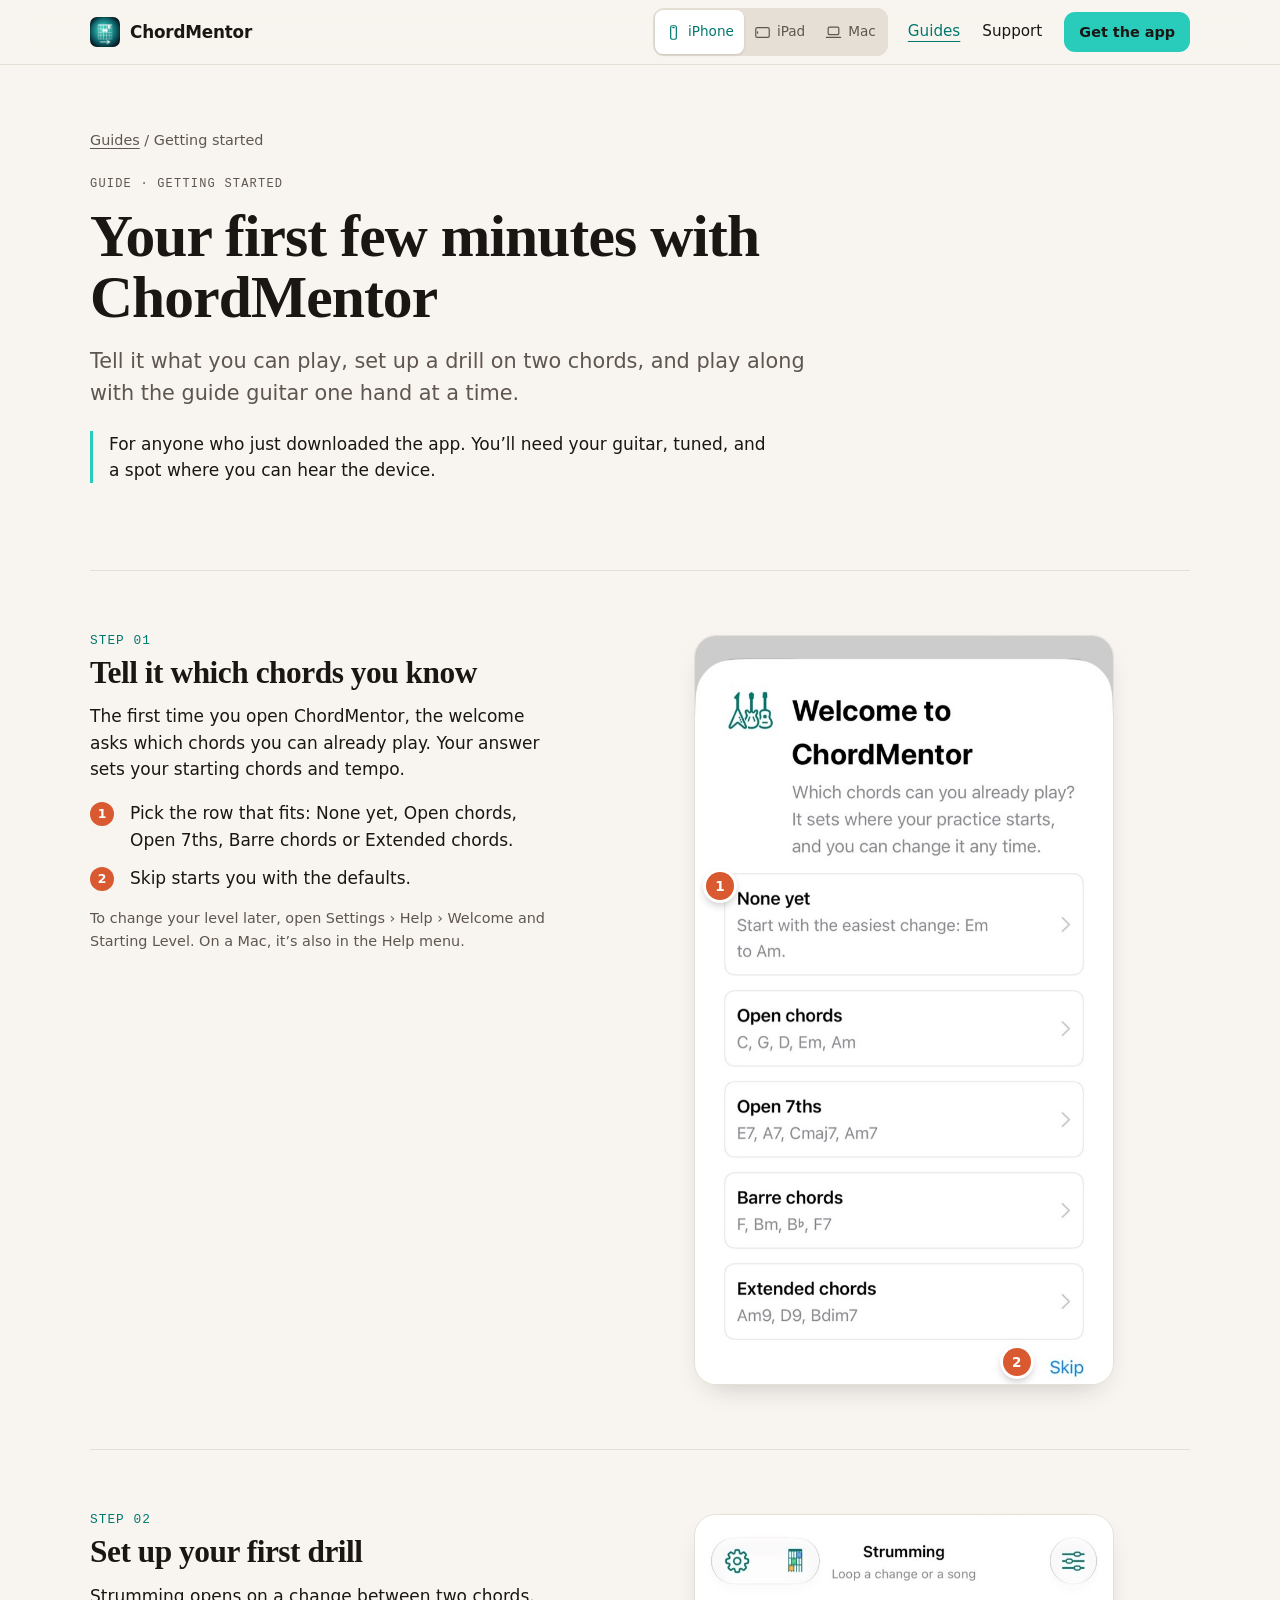
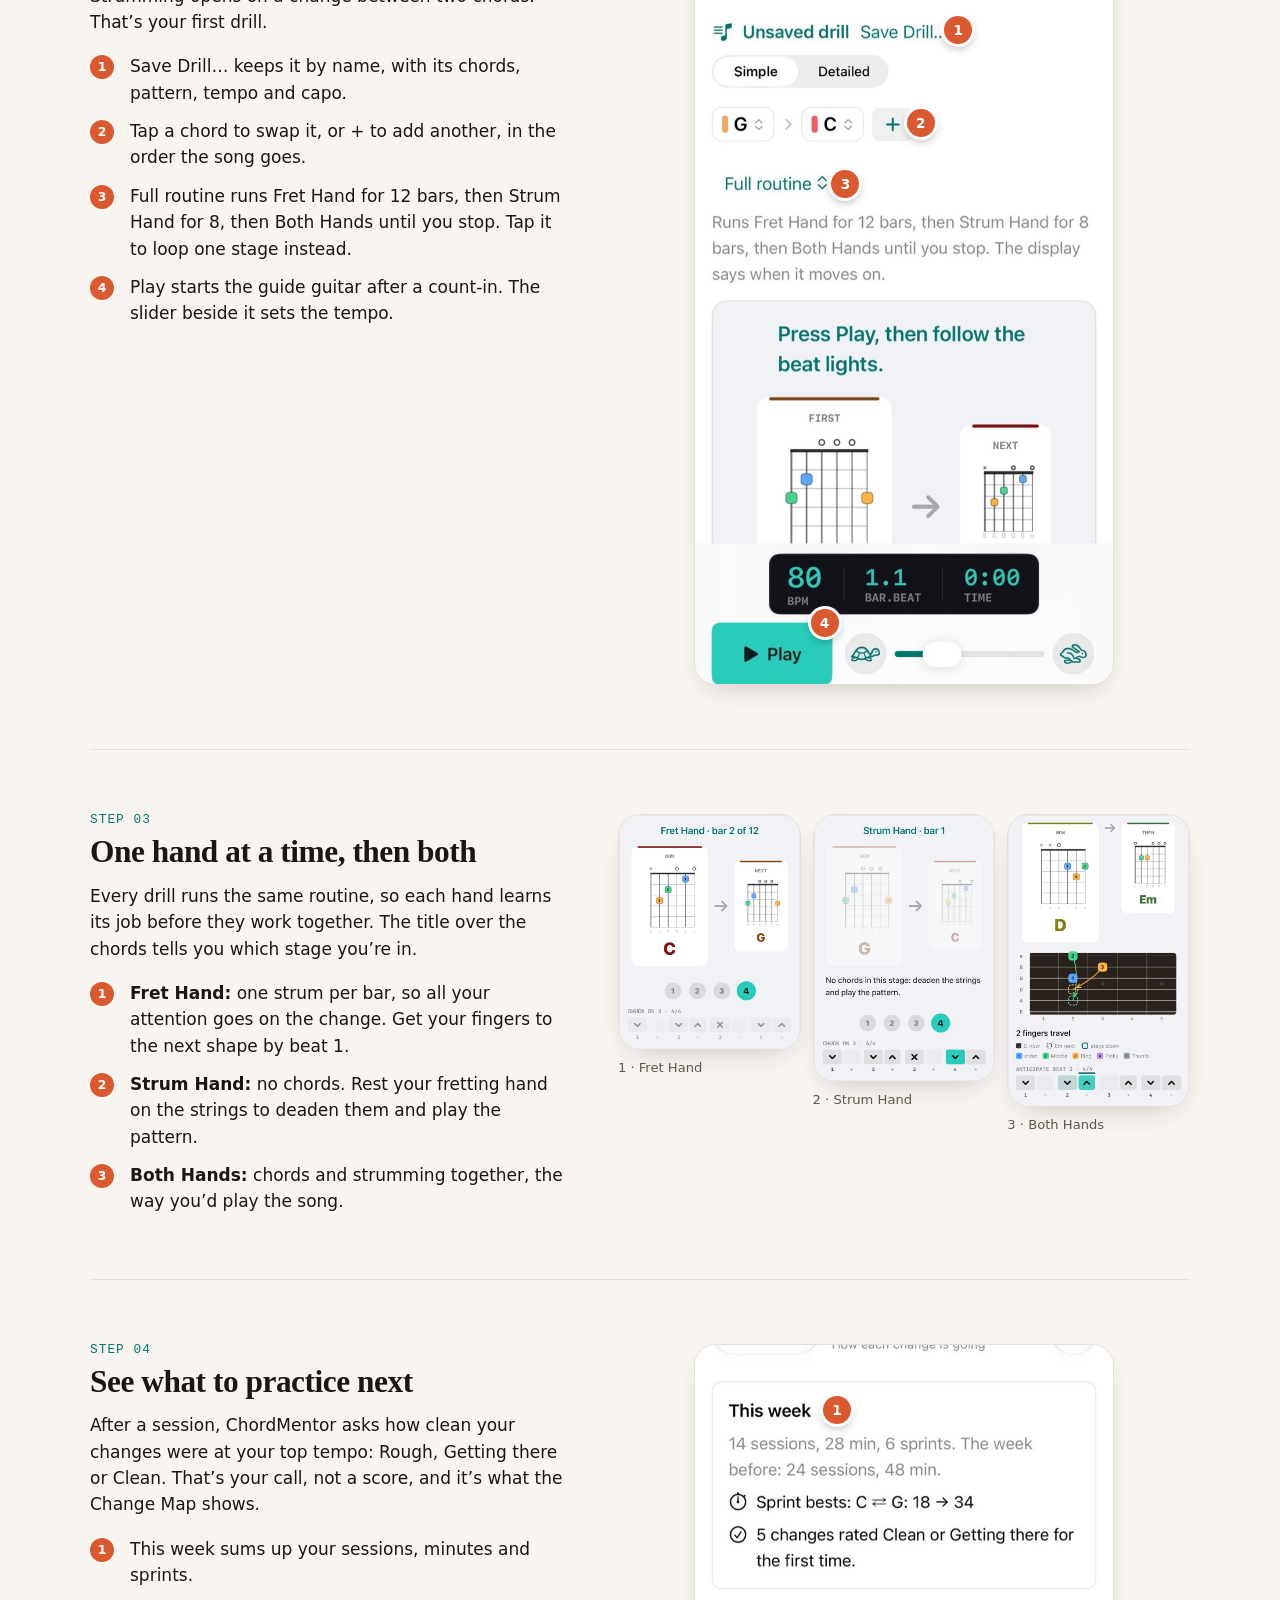
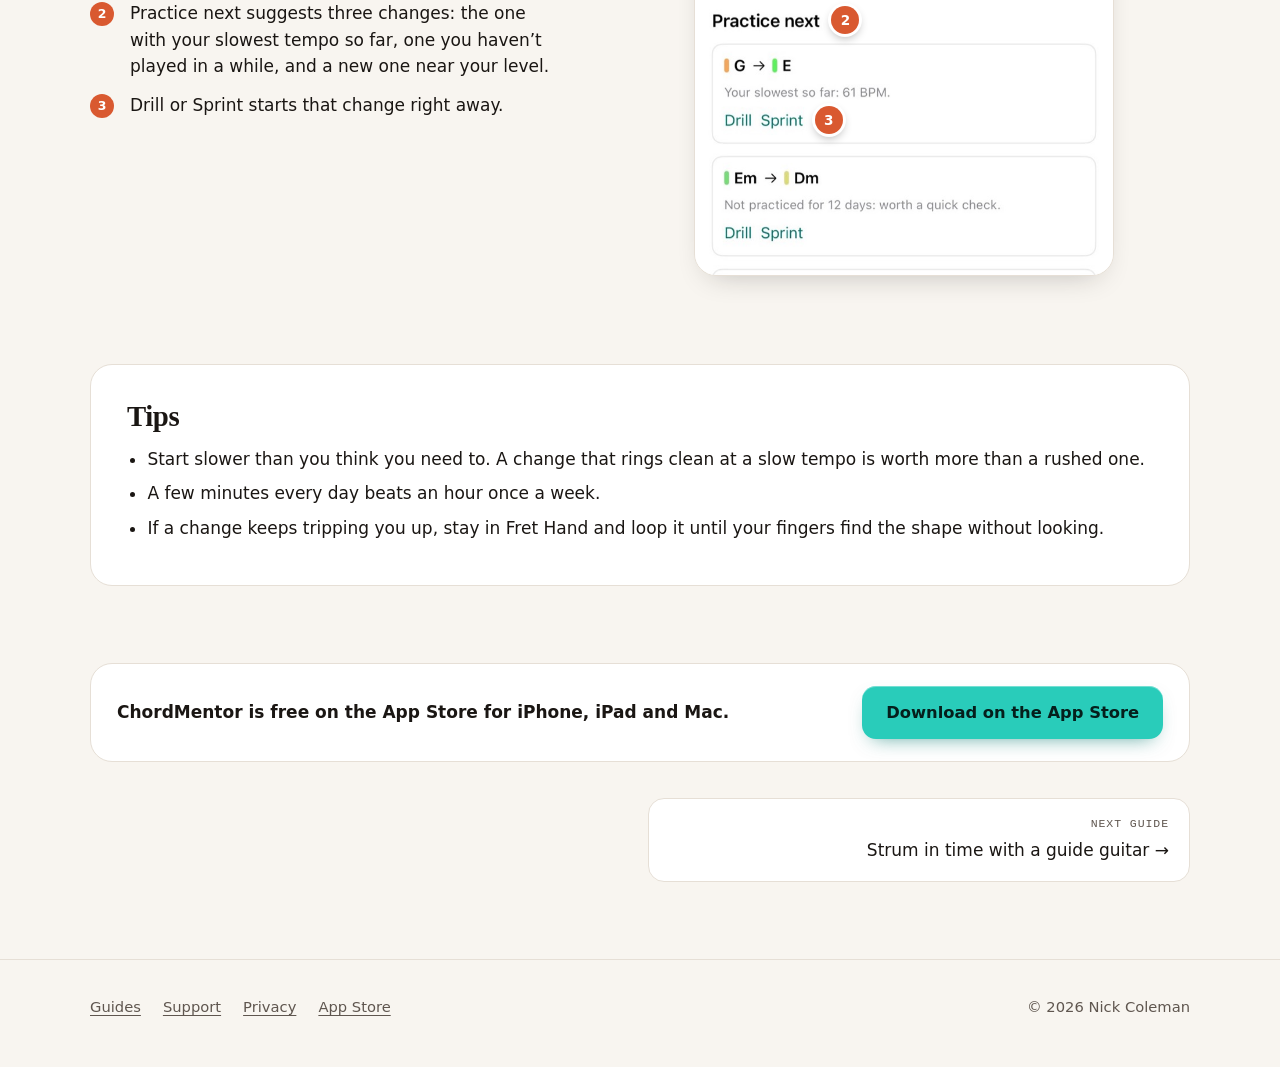
<file: guides/getting-started/index.html>
<!doctype html>
<html lang="en">
<head>
<meta charset="utf-8">
<meta name="viewport" content="width=device-width, initial-scale=1">
<title>Getting started with ChordMentor: your first few minutes</title>
<meta name="description" content="Set your starting level, build your first two-chord drill, and learn the Fret Hand, Strum Hand, Both Hands routine that runs every ChordMentor drill.">
<!-- head:start -->
<meta name="apple-itunes-app" content="app-id=6827199615">
<link rel="canonical" href="https://chordmentor.nickcoleman.io/guides/getting-started/">
<link rel="icon" href="/images/icon.png">
<link rel="apple-touch-icon" href="/images/icon.png">
<meta name="theme-color" content="#F8F5F0" media="(prefers-color-scheme: light)">
<meta name="theme-color" content="#14110F" media="(prefers-color-scheme: dark)">
<meta property="og:type" content="website">
<meta property="og:site_name" content="ChordMentor">
<meta property="og:title" content="Getting started with ChordMentor: your first few minutes">
<meta property="og:description" content="Set your starting level, build your first two-chord drill, and learn the Fret Hand, Strum Hand, Both Hands routine that runs every ChordMentor drill.">
<meta property="og:url" content="https://chordmentor.nickcoleman.io/guides/getting-started/">
<meta property="og:image" content="https://chordmentor.nickcoleman.io/images/og-card.jpg">
<meta property="og:image:width" content="1200">
<meta property="og:image:height" content="630">
<meta property="og:image:alt" content="ChordMentor's string lanes and chord diagrams beside the app on iPhone">
<meta name="twitter:card" content="summary_large_image">
<meta name="twitter:title" content="Getting started with ChordMentor: your first few minutes">
<meta name="twitter:description" content="Set your starting level, build your first two-chord drill, and learn the Fret Hand, Strum Hand, Both Hands routine that runs every ChordMentor drill.">
<meta name="twitter:image" content="https://chordmentor.nickcoleman.io/images/og-card.jpg">
<link rel="stylesheet" href="/style.css">
<script src="/js/device.js"></script>
<!-- head:end -->
</head>
<body>
<!-- header:start -->
<a class="skip" href="#main">Skip to content</a>
<header class="site-header">
  <div class="wrap">
    <a class="brand" href="/"><img src="/images/icon.png" alt="" width="30" height="30"><span>ChordMentor</span></a>
    <div class="device-switch" role="group" aria-label="Show screens for">
      <button type="button" data-device-pick="iphone" aria-pressed="true" title="iPhone"><svg viewBox="0 0 24 24" aria-hidden="true"><rect x="8" y="2.5" width="8" height="19" rx="2"/><path d="M11 5h2"/></svg><span>iPhone</span></button>
      <button type="button" data-device-pick="ipad" aria-pressed="false" title="iPad"><svg viewBox="0 0 24 24" aria-hidden="true"><rect x="2.5" y="5" width="19" height="14" rx="2"/><path d="M5 11v2"/></svg><span>iPad</span></button>
      <button type="button" data-device-pick="mac" aria-pressed="false" title="Mac"><svg viewBox="0 0 24 24" aria-hidden="true"><rect x="4.5" y="4.5" width="15" height="10.5" rx="1.5"/><path d="M2 19h20"/></svg><span>Mac</span></button>
    </div>
    <nav class="site-nav" aria-label="Main">
      <a href="/guides/" aria-current="page">Guides</a>
      <a class="nav-support" href="/support.html">Support</a>
      <a class="button small" href="https://apps.apple.com/app/apple-store/id6827199615?pt=119028554&amp;mt=8&amp;ct=web-header">Get the app</a>
    </nav>
  </div>
</header>
<!-- header:end -->

<main id="main">
  <section class="guide-hero">
    <div class="wrap">
      <nav class="crumbs" aria-label="Breadcrumb"><a href="/guides/">Guides</a> / Getting started</nav>
      <p class="eyebrow">Guide · Getting started</p>
      <h1>Your first few minutes with ChordMentor</h1>
      <p class="lede">Tell it what you can play, set up a drill on two chords, and play along with the guide guitar one hand at a time.</p>
      <p class="who">For anyone who just downloaded the app. You’ll need your guitar, tuned, and a spot where you can hear the device.</p>
    </div>
  </section>

  <div class="wrap guide-body">
    <ol class="steps">
      <li>
        <div>
          <span class="step-num">STEP 01</span>
          <h2>Tell it which chords you know</h2>
          <p>The first time you open ChordMentor, the welcome asks which chords you can already play. Your answer sets your starting chords and tempo.</p>
          <ol class="keys">
            <li><span class="k">1</span><span>Pick the row that fits: None yet, Open chords, Open 7ths, Barre chords or Extended chords.</span></li>
            <li><span class="k">2</span><span>Skip starts you with the defaults.</span></li>
          </ol>
          <p class="muted small" style="margin-top:16px">To change your level later, open Settings › Help › Welcome and Starting Level. On a Mac, it’s also in the Help menu.</p>
        </div>
        <figure class="annotated">
          <div class="shot">
            <img src="/images/app/welcome.jpg" width="720" height="1289" loading="lazy" alt="The welcome screen: Which chords can you already play? with five levels from None yet to Extended chords, and Skip">
            <span class="pin" style="left:6%;top:33.5%" aria-hidden="true">1</span>
            <span class="pin" style="left:77%;top:97%" aria-hidden="true">2</span>
          </div>
        </figure>
      </li>

      <li>
        <div>
          <span class="step-num">STEP 02</span>
          <h2>Set up your first drill</h2>
          <p>Strumming opens on a change between two chords. That’s your first drill.</p>
          <ol class="keys">
            <li><span class="k">1</span><span>Save Drill… keeps it by name, with its chords, pattern, tempo and capo.</span></li>
            <li><span class="k">2</span><span>Tap a chord to swap it, or + to add another, in the order the song goes.</span></li>
            <li><span class="k">3</span><span>Full routine runs Fret Hand for 12 bars, then Strum Hand for 8, then Both Hands until you stop. Tap it to loop one stage instead.</span></li>
            <li><span class="k">4</span><span>Play starts the guide guitar after a count-in. The slider beside it sets the tempo.</span></li>
          </ol>
        </div>
        <figure class="annotated">
          <div class="shot">
            <img src="/images/app/drill-setup.jpg" width="720" height="1325" loading="lazy" alt="Strumming before playing: an unsaved drill on G to C, Full routine, and a Play button with a tempo slider">
            <span class="pin" style="left:63%;top:15%" aria-hidden="true">1</span>
            <span class="pin" style="left:54%;top:27%" aria-hidden="true">2</span>
            <span class="pin" style="left:36%;top:35%" aria-hidden="true">3</span>
            <span class="pin" style="left:31%;top:92%" aria-hidden="true">4</span>
          </div>
        </figure>
      </li>

      <li>
        <div>
          <span class="step-num">STEP 03</span>
          <h2>One hand at a time, then both</h2>
          <p>Every drill runs the same routine, so each hand learns its job before they work together. The title over the chords tells you which stage you’re in.</p>
          <ol class="keys">
            <li><span class="k">1</span><span><strong>Fret Hand:</strong> one strum per bar, so all your attention goes on the change. Get your fingers to the next shape by beat 1.</span></li>
            <li><span class="k">2</span><span><strong>Strum Hand:</strong> no chords. Rest your fretting hand on the strings to deaden them and play the pattern.</span></li>
            <li><span class="k">3</span><span><strong>Both Hands:</strong> chords and strumming together, the way you’d play the song.</span></li>
          </ol>
        </div>
        <div class="mini-trip">
          <figure><div class="device-shot"><div class="shot d-iphone"><img src="/images/app/iphone/fret-hand.jpg" width="677" height="874" loading="lazy" alt="Fret Hand, bar 2 of 12"></div><div class="shot d-ipad"><img src="/images/app/ipad/fret-hand.jpg" width="900" height="591" loading="lazy" alt="Fret Hand, bar 2 of 12"></div><div class="shot d-mac"><img src="/images/app/mac/fret-hand.jpg" width="829" height="820" loading="lazy" alt="Fret Hand, bar 2 of 12"></div></div><figcaption>1 · Fret Hand</figcaption></figure>
          <figure><div class="device-shot"><div class="shot d-iphone"><img src="/images/app/iphone/strum-hand.jpg" width="677" height="995" loading="lazy" alt="Strum Hand, with the chords faded"></div><div class="shot d-ipad"><img src="/images/app/ipad/strum-hand.jpg" width="900" height="628" loading="lazy" alt="Strum Hand, with the chords faded"></div><div class="shot d-mac"><img src="/images/app/mac/strum-hand.jpg" width="829" height="871" loading="lazy" alt="Strum Hand, with the chords faded"></div></div><figcaption>2 · Strum Hand</figcaption></figure>
          <figure><div class="device-shot"><div class="shot d-iphone"><img src="/images/app/iphone/both-hands.jpg" width="677" height="1088" loading="lazy" alt="Both Hands, with a fretboard showing which fingers travel"></div><div class="shot d-ipad"><img src="/images/app/ipad/both-hands.jpg" width="900" height="471" loading="lazy" alt="Both Hands, with a fretboard showing which fingers travel"></div><div class="shot d-mac"><img src="/images/app/mac/both-hands.jpg" width="829" height="992" loading="lazy" alt="Both Hands, with a fretboard showing which fingers travel"></div></div><figcaption>3 · Both Hands</figcaption></figure>
        </div>
      </li>

      <li>
        <div>
          <span class="step-num">STEP 04</span>
          <h2>See what to practice next</h2>
          <p>After a session, ChordMentor asks how clean your changes were at your top tempo: Rough, Getting there or Clean. That’s your call, not a score, and it’s what the Change Map shows.</p>
          <ol class="keys">
            <li><span class="k">1</span><span>This week sums up your sessions, minutes and sprints.</span></li>
            <li><span class="k">2</span><span>Practice next suggests three changes: the one with your slowest tempo so far, one you haven’t played in a while, and a new one near your level.</span></li>
            <li><span class="k">3</span><span>Drill or Sprint starts that change right away.</span></li>
          </ol>
        </div>
        <figure class="annotated">
          <div class="shot">
            <img src="/images/app/practice-next.jpg" width="720" height="913" loading="lazy" alt="Progress: This week with sessions and Sprint bests, then Practice next with suggested changes G to E and Em to Dm">
            <span class="pin" style="left:34%;top:12.4%" aria-hidden="true">1</span>
            <span class="pin" style="left:36%;top:52%" aria-hidden="true">2</span>
            <span class="pin" style="left:32%;top:70.7%" aria-hidden="true">3</span>
          </div>
        </figure>
      </li>
    </ol>

    <aside class="tips">
      <h2>Tips</h2>
      <ul>
        <li>Start slower than you think you need to. A change that rings clean at a slow tempo is worth more than a rushed one.</li>
        <li>A few minutes every day beats an hour once a week.</li>
        <li>If a change keeps tripping you up, stay in Fret Hand and loop it until your fingers find the shape without looking.</li>
      </ul>
    </aside>
  </div>

  <section class="guide-end">
    <div class="wrap">
      <div class="cta-strip">
        <p>ChordMentor is free on the App Store for iPhone, iPad and Mac.</p>
        <a class="button" href="https://apps.apple.com/app/apple-store/id6827199615?pt=119028554&amp;mt=8&amp;ct=web-guide-start">Download on the App Store</a>
      </div>
      <nav class="prevnext" aria-label="More guides">
        <a class="next" href="/guides/strumming/"><span>Next guide</span>Strum in time with a guide guitar →</a>
      </nav>
    </div>
  </section>
</main>

<!-- footer:start -->
<footer class="site-footer">
  <div class="wrap">
    <nav aria-label="Footer">
      <a href="/guides/">Guides</a>
      <a href="/support.html">Support</a>
      <a href="/privacy.html">Privacy</a>
      <a href="https://apps.apple.com/app/apple-store/id6827199615?pt=119028554&amp;mt=8&amp;ct=web-footer">App Store</a>
    </nav>
    <p>© 2026 Nick Coleman</p>
  </div>
</footer>
<!-- footer:end -->
</body>
</html>
</file>
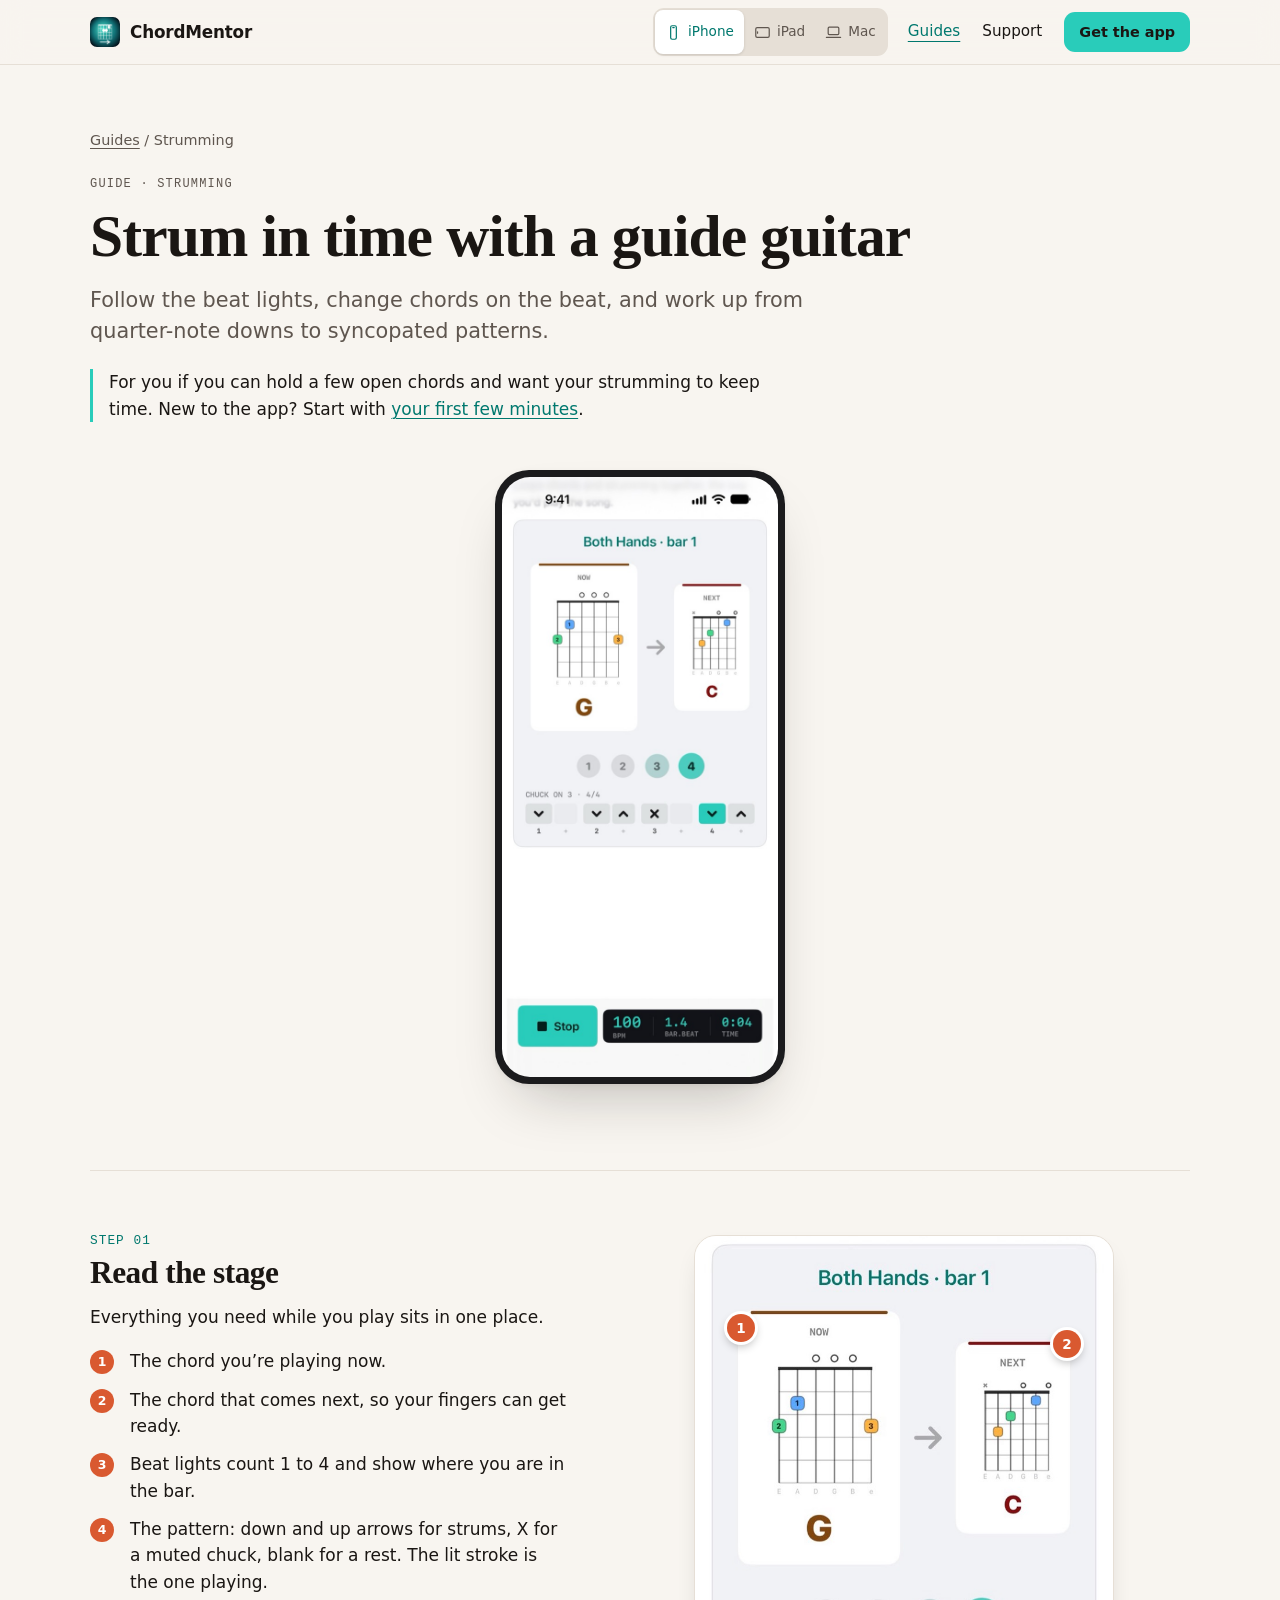
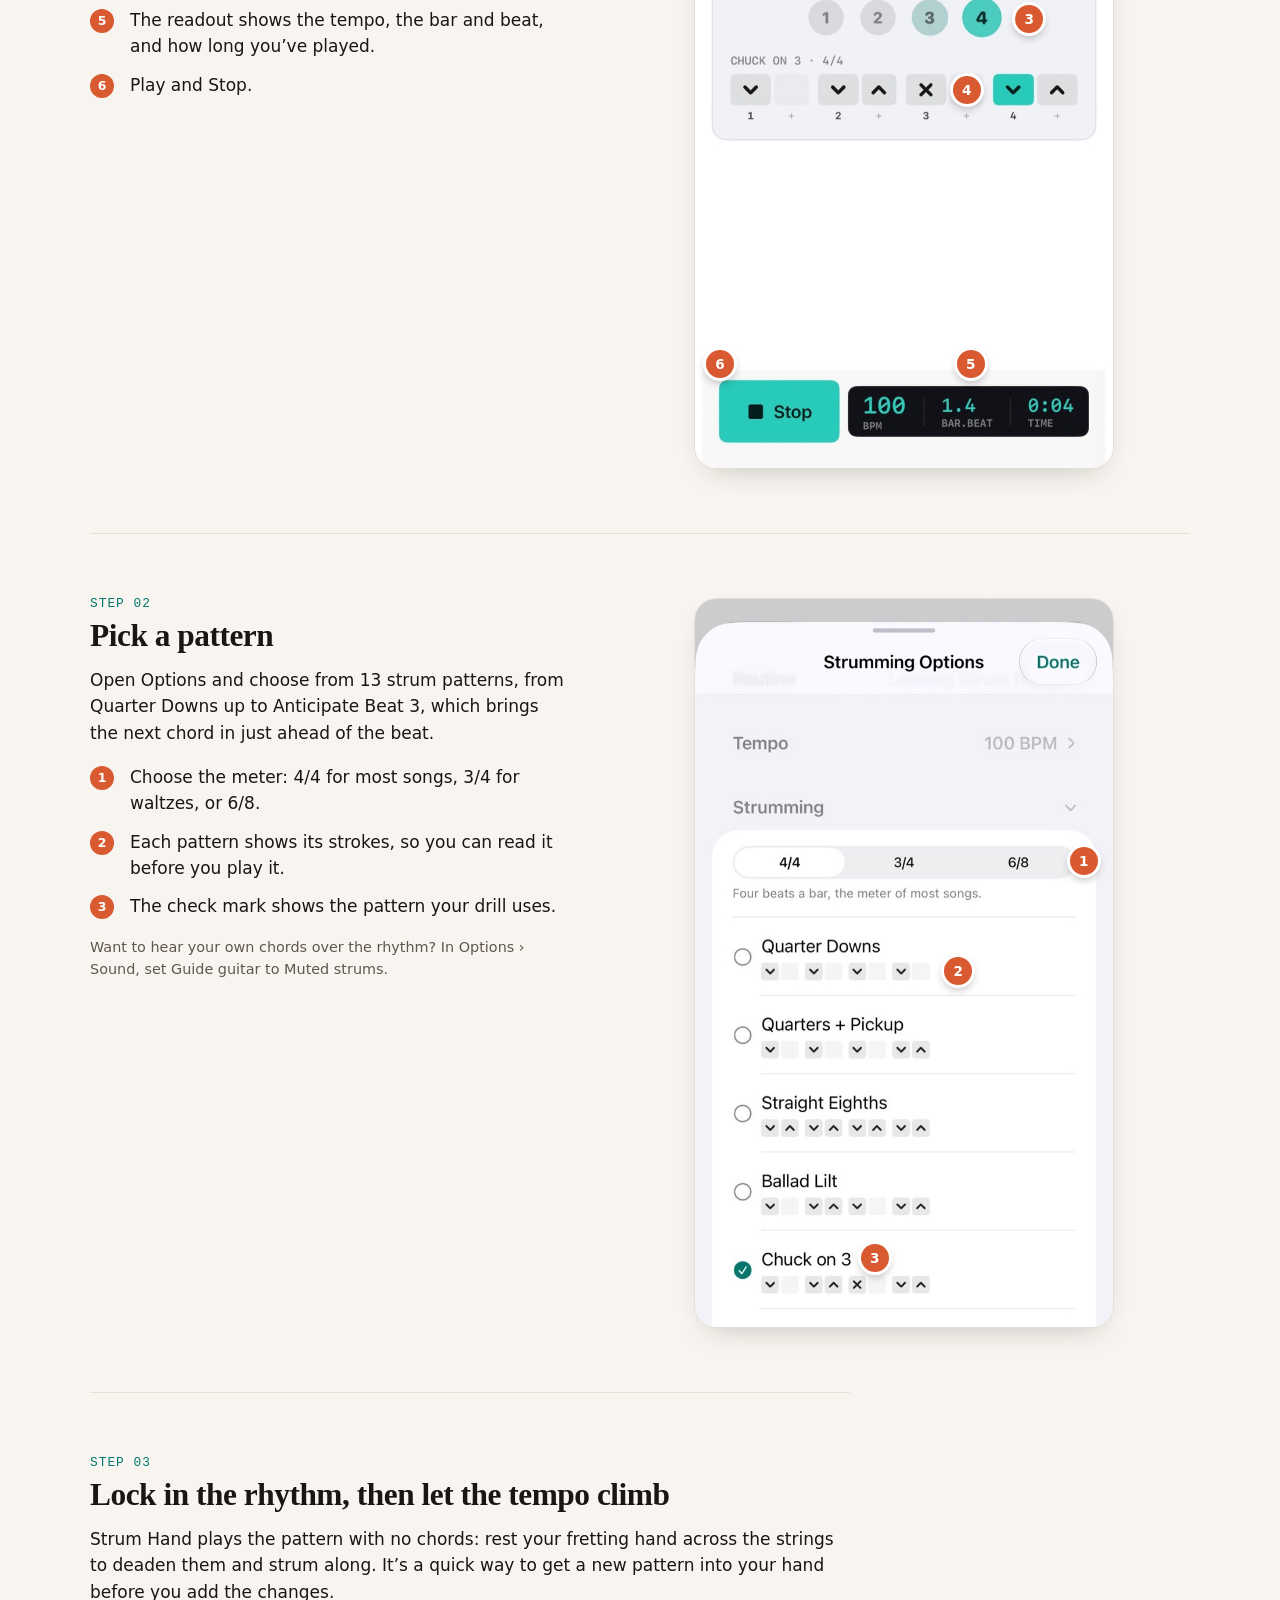
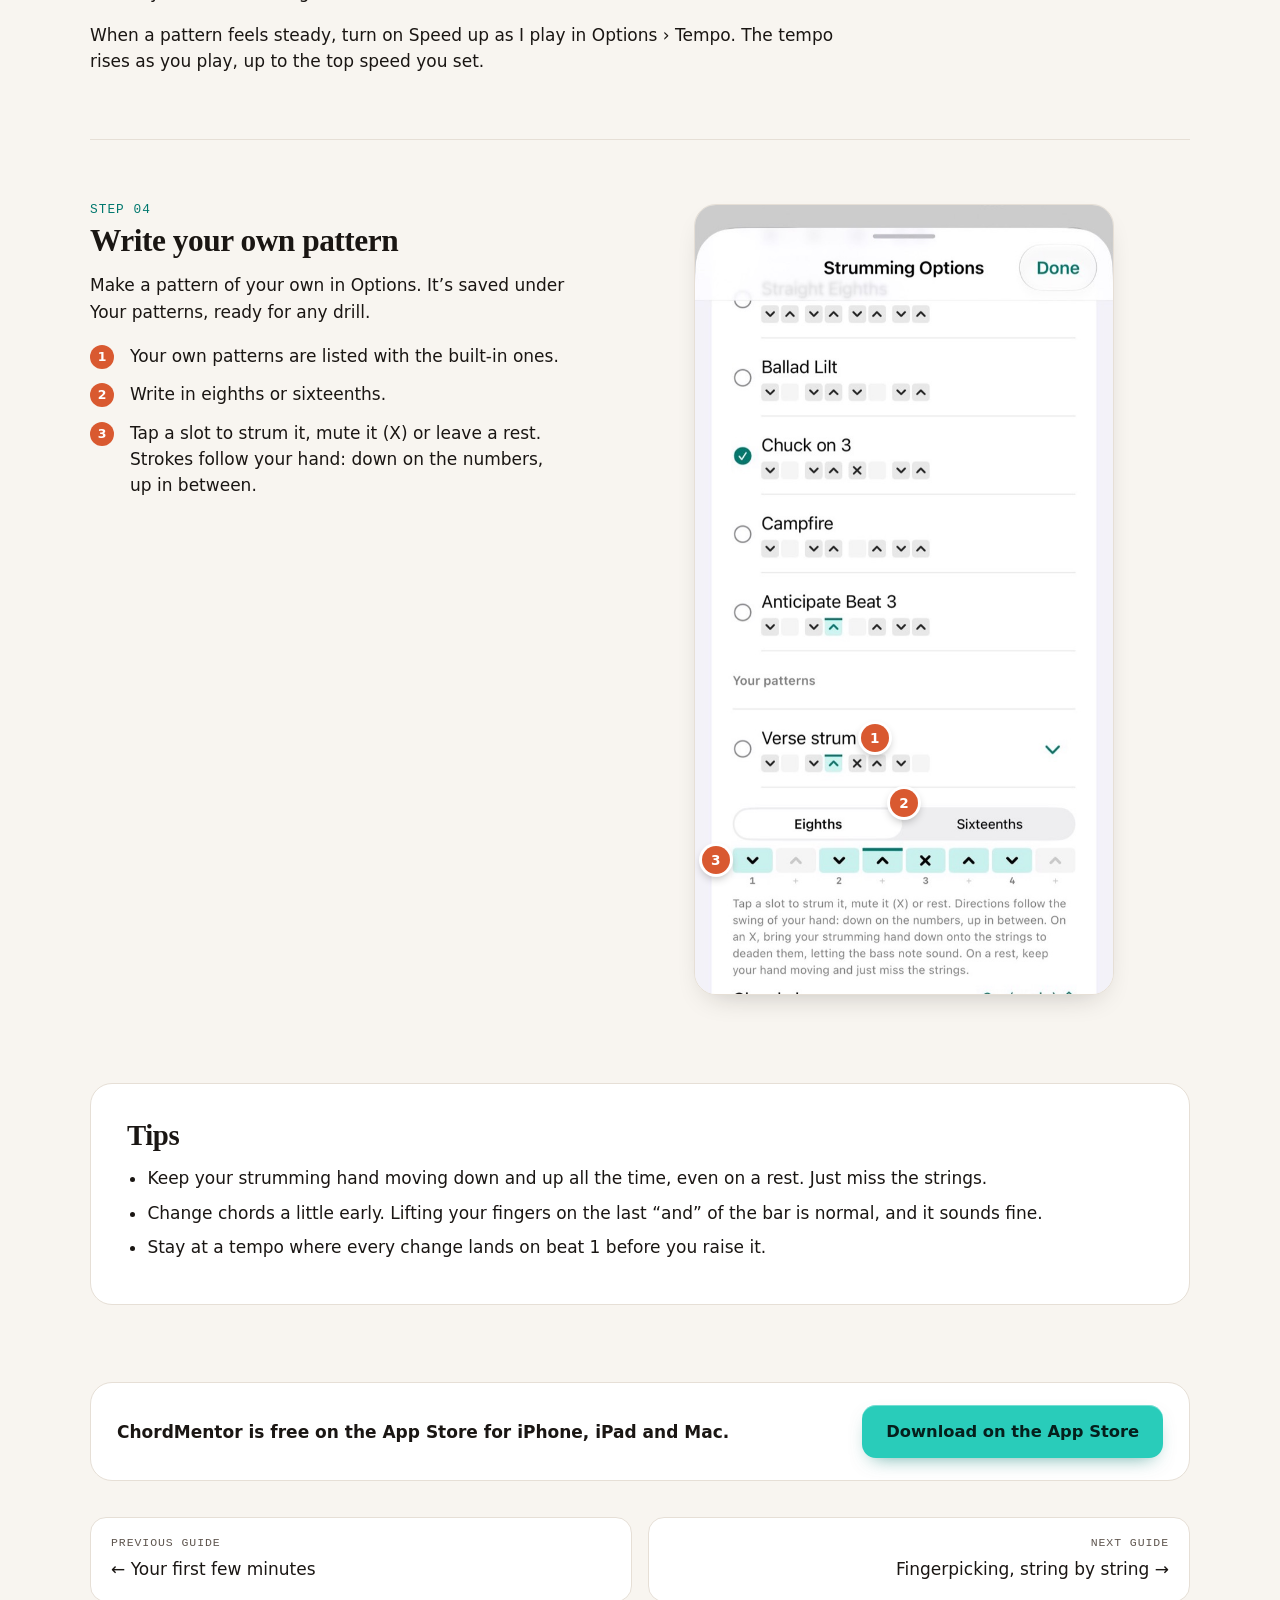
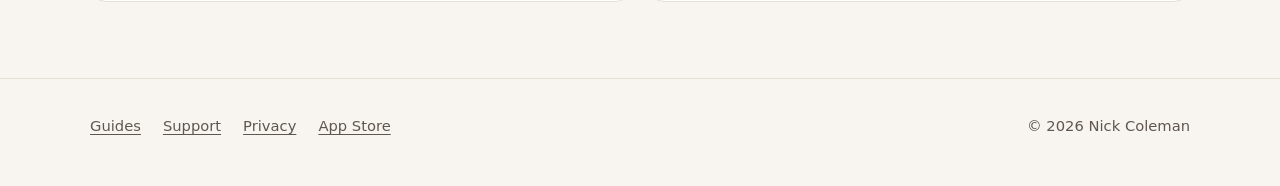
<file: guides/strumming/index.html>
<!doctype html>
<html lang="en">
<head>
<meta charset="utf-8">
<meta name="viewport" content="width=device-width, initial-scale=1">
<title>Strum in time with a guide guitar · ChordMentor Strumming guide</title>
<meta name="description" content="How to practice strumming in ChordMentor: read the beat lights and pattern row, choose from 13 strum patterns in 4/4, 3/4 and 6/8, let the tempo climb, and write your own.">
<!-- head:start -->
<meta name="apple-itunes-app" content="app-id=6827199615">
<link rel="canonical" href="https://chordmentor.nickcoleman.io/guides/strumming/">
<link rel="icon" href="/images/icon.png">
<link rel="apple-touch-icon" href="/images/icon.png">
<meta name="theme-color" content="#F8F5F0" media="(prefers-color-scheme: light)">
<meta name="theme-color" content="#14110F" media="(prefers-color-scheme: dark)">
<meta property="og:type" content="website">
<meta property="og:site_name" content="ChordMentor">
<meta property="og:title" content="Strum in time with a guide guitar · ChordMentor Strumming guide">
<meta property="og:description" content="How to practice strumming in ChordMentor: read the beat lights and pattern row, choose from 13 strum patterns in 4/4, 3/4 and 6/8, let the tempo climb, and write your own.">
<meta property="og:url" content="https://chordmentor.nickcoleman.io/guides/strumming/">
<meta property="og:image" content="https://chordmentor.nickcoleman.io/images/og-card.jpg">
<meta property="og:image:width" content="1200">
<meta property="og:image:height" content="630">
<meta property="og:image:alt" content="ChordMentor's string lanes and chord diagrams beside the app on iPhone">
<meta name="twitter:card" content="summary_large_image">
<meta name="twitter:title" content="Strum in time with a guide guitar · ChordMentor Strumming guide">
<meta name="twitter:description" content="How to practice strumming in ChordMentor: read the beat lights and pattern row, choose from 13 strum patterns in 4/4, 3/4 and 6/8, let the tempo climb, and write your own.">
<meta name="twitter:image" content="https://chordmentor.nickcoleman.io/images/og-card.jpg">
<link rel="stylesheet" href="/style.css">
<script src="/js/device.js"></script>
<!-- head:end -->
</head>
<body>
<!-- header:start -->
<a class="skip" href="#main">Skip to content</a>
<header class="site-header">
  <div class="wrap">
    <a class="brand" href="/"><img src="/images/icon.png" alt="" width="30" height="30"><span>ChordMentor</span></a>
    <div class="device-switch" role="group" aria-label="Show screens for">
      <button type="button" data-device-pick="iphone" aria-pressed="true" title="iPhone"><svg viewBox="0 0 24 24" aria-hidden="true"><rect x="8" y="2.5" width="8" height="19" rx="2"/><path d="M11 5h2"/></svg><span>iPhone</span></button>
      <button type="button" data-device-pick="ipad" aria-pressed="false" title="iPad"><svg viewBox="0 0 24 24" aria-hidden="true"><rect x="2.5" y="5" width="19" height="14" rx="2"/><path d="M5 11v2"/></svg><span>iPad</span></button>
      <button type="button" data-device-pick="mac" aria-pressed="false" title="Mac"><svg viewBox="0 0 24 24" aria-hidden="true"><rect x="4.5" y="4.5" width="15" height="10.5" rx="1.5"/><path d="M2 19h20"/></svg><span>Mac</span></button>
    </div>
    <nav class="site-nav" aria-label="Main">
      <a href="/guides/" aria-current="page">Guides</a>
      <a class="nav-support" href="/support.html">Support</a>
      <a class="button small" href="https://apps.apple.com/app/apple-store/id6827199615?pt=119028554&amp;mt=8&amp;ct=web-header">Get the app</a>
    </nav>
  </div>
</header>
<!-- header:end -->

<main id="main">
  <section class="guide-hero">
    <div class="wrap">
      <nav class="crumbs" aria-label="Breadcrumb"><a href="/guides/">Guides</a> / Strumming</nav>
      <p class="eyebrow">Guide · Strumming</p>
      <h1>Strum in time with a guide guitar</h1>
      <p class="lede">Follow the beat lights, change chords on the beat, and work up from quarter-note downs to syncopated patterns.</p>
      <p class="who">For you if you can hold a few open chords and want your strumming to keep time. New to the app? Start with <a href="/guides/getting-started/">your first few minutes</a>.</p>
      <figure class="guide-cover">
        <div class="device-shot">
          <div class="phone d-iphone"><img src="/images/app/iphone/strumming.jpg" width="600" height="1304" loading="lazy" alt="Strumming on iPhone: chord diagrams, beat lights and the strum pattern, with routine, tempo and pattern options"></div>
          <div class="tablet d-ipad"><img src="/images/app/ipad/strumming.jpg" width="1600" height="1200" loading="lazy" alt="Strumming on iPad: chord diagrams, beat lights and the strum pattern, with routine, tempo and pattern options"></div>
          <div class="mac-frame d-mac"><img src="/images/app/mac/strumming.jpg" width="1600" height="1131" loading="lazy" alt="Strumming on Mac: chord diagrams, beat lights and the strum pattern, with routine, tempo and pattern options"></div>
        </div>
      </figure>
    </div>
  </section>

  <div class="wrap guide-body">
    <ol class="steps">
      <li>
        <div>
          <span class="step-num">STEP 01</span>
          <h2>Read the stage</h2>
          <p>Everything you need while you play sits in one place.</p>
          <ol class="keys">
            <li><span class="k">1</span><span>The chord you’re playing now.</span></li>
            <li><span class="k">2</span><span>The chord that comes next, so your fingers can get ready.</span></li>
            <li><span class="k">3</span><span>Beat lights count 1 to 4 and show where you are in the bar.</span></li>
            <li><span class="k">4</span><span>The pattern: down and up arrows for strums, X for a muted chuck, blank for a rest. The lit stroke is the one playing.</span></li>
            <li><span class="k">5</span><span>The readout shows the tempo, the bar and beat, and how long you’ve played.</span></li>
            <li><span class="k">6</span><span>Play and Stop.</span></li>
          </ol>
        </div>
        <figure class="annotated">
          <div class="shot">
            <img src="/images/app/strumming-both-hands.jpg" width="720" height="1433" loading="lazy" alt="Strumming while playing: G now, C next, beat 4 lit, the Chuck on 3 pattern, and a readout of 100 BPM, bar 1 beat 4, 4 seconds">
            <span class="pin" style="left:11%;top:11%" aria-hidden="true">1</span>
            <span class="pin" style="left:89%;top:13%" aria-hidden="true">2</span>
            <span class="pin" style="left:80%;top:46%" aria-hidden="true">3</span>
            <span class="pin" style="left:65%;top:54.5%" aria-hidden="true">4</span>
            <span class="pin" style="left:66%;top:87.5%" aria-hidden="true">5</span>
            <span class="pin" style="left:6%;top:87.5%" aria-hidden="true">6</span>
          </div>
        </figure>
      </li>

      <li>
        <div>
          <span class="step-num">STEP 02</span>
          <h2>Pick a pattern</h2>
          <p>Open Options and choose from 13 strum patterns, from Quarter Downs up to Anticipate Beat 3, which brings the next chord in just ahead of the beat.</p>
          <ol class="keys">
            <li><span class="k">1</span><span>Choose the meter: 4/4 for most songs, 3/4 for waltzes, or 6/8.</span></li>
            <li><span class="k">2</span><span>Each pattern shows its strokes, so you can read it before you play it.</span></li>
            <li><span class="k">3</span><span>The check mark shows the pattern your drill uses.</span></li>
          </ol>
          <p class="muted small" style="margin-top:16px">Want to hear your own chords over the rhythm? In Options › Sound, set Guide guitar to Muted strums.</p>
        </div>
        <figure class="annotated">
          <div class="shot">
            <img src="/images/app/strum-patterns.jpg" width="720" height="1254" loading="lazy" alt="Strumming Options: the 4/4, 3/4 and 6/8 tabs and a list of patterns from Quarter Downs to Chuck on 3, with Chuck on 3 checked">
            <span class="pin" style="left:93%;top:36%" aria-hidden="true">1</span>
            <span class="pin" style="left:63%;top:51%" aria-hidden="true">2</span>
            <span class="pin" style="left:43%;top:90.5%" aria-hidden="true">3</span>
          </div>
        </figure>
      </li>

      <li class="text-only">
        <div>
          <span class="step-num">STEP 03</span>
          <h2>Lock in the rhythm, then let the tempo climb</h2>
          <p>Strum Hand plays the pattern with no chords: rest your fretting hand across the strings to deaden them and strum along. It’s a quick way to get a new pattern into your hand before you add the changes.</p>
          <p>When a pattern feels steady, turn on Speed up as I play in Options › Tempo. The tempo rises as you play, up to the top speed you set.</p>
        </div>
      </li>

      <li>
        <div>
          <span class="step-num">STEP 04</span>
          <h2>Write your own pattern</h2>
          <p>Make a pattern of your own in Options. It’s saved under Your patterns, ready for any drill.</p>
          <ol class="keys">
            <li><span class="k">1</span><span>Your own patterns are listed with the built-in ones.</span></li>
            <li><span class="k">2</span><span>Write in eighths or sixteenths.</span></li>
            <li><span class="k">3</span><span>Tap a slot to strum it, mute it (X) or leave a rest. Strokes follow your hand: down on the numbers, up in between.</span></li>
          </ol>
        </div>
        <figure class="annotated">
          <div class="shot">
            <img src="/images/app/strum-editor.jpg" width="720" height="1360" loading="lazy" alt="A pattern of your own, Verse strum, open for editing on an eighth-note grid of downs, ups and a chuck">
            <span class="pin" style="left:43%;top:67.6%" aria-hidden="true">1</span>
            <span class="pin" style="left:50%;top:75.8%" aria-hidden="true">2</span>
            <span class="pin" style="left:5%;top:83%" aria-hidden="true">3</span>
          </div>
        </figure>
      </li>
    </ol>

    <aside class="tips">
      <h2>Tips</h2>
      <ul>
        <li>Keep your strumming hand moving down and up all the time, even on a rest. Just miss the strings.</li>
        <li>Change chords a little early. Lifting your fingers on the last “and” of the bar is normal, and it sounds fine.</li>
        <li>Stay at a tempo where every change lands on beat 1 before you raise it.</li>
      </ul>
    </aside>
  </div>

  <section class="guide-end">
    <div class="wrap">
      <div class="cta-strip">
        <p>ChordMentor is free on the App Store for iPhone, iPad and Mac.</p>
        <a class="button" href="https://apps.apple.com/app/apple-store/id6827199615?pt=119028554&amp;mt=8&amp;ct=web-guide-strum">Download on the App Store</a>
      </div>
      <nav class="prevnext" aria-label="More guides">
        <a class="prev" href="/guides/getting-started/"><span>Previous guide</span>← Your first few minutes</a>
        <a class="next" href="/guides/fingerstyle/"><span>Next guide</span>Fingerpicking, string by string →</a>
      </nav>
    </div>
  </section>
</main>

<!-- footer:start -->
<footer class="site-footer">
  <div class="wrap">
    <nav aria-label="Footer">
      <a href="/guides/">Guides</a>
      <a href="/support.html">Support</a>
      <a href="/privacy.html">Privacy</a>
      <a href="https://apps.apple.com/app/apple-store/id6827199615?pt=119028554&amp;mt=8&amp;ct=web-footer">App Store</a>
    </nav>
    <p>© 2026 Nick Coleman</p>
  </div>
</footer>
<!-- footer:end -->
</body>
</html>
</file>
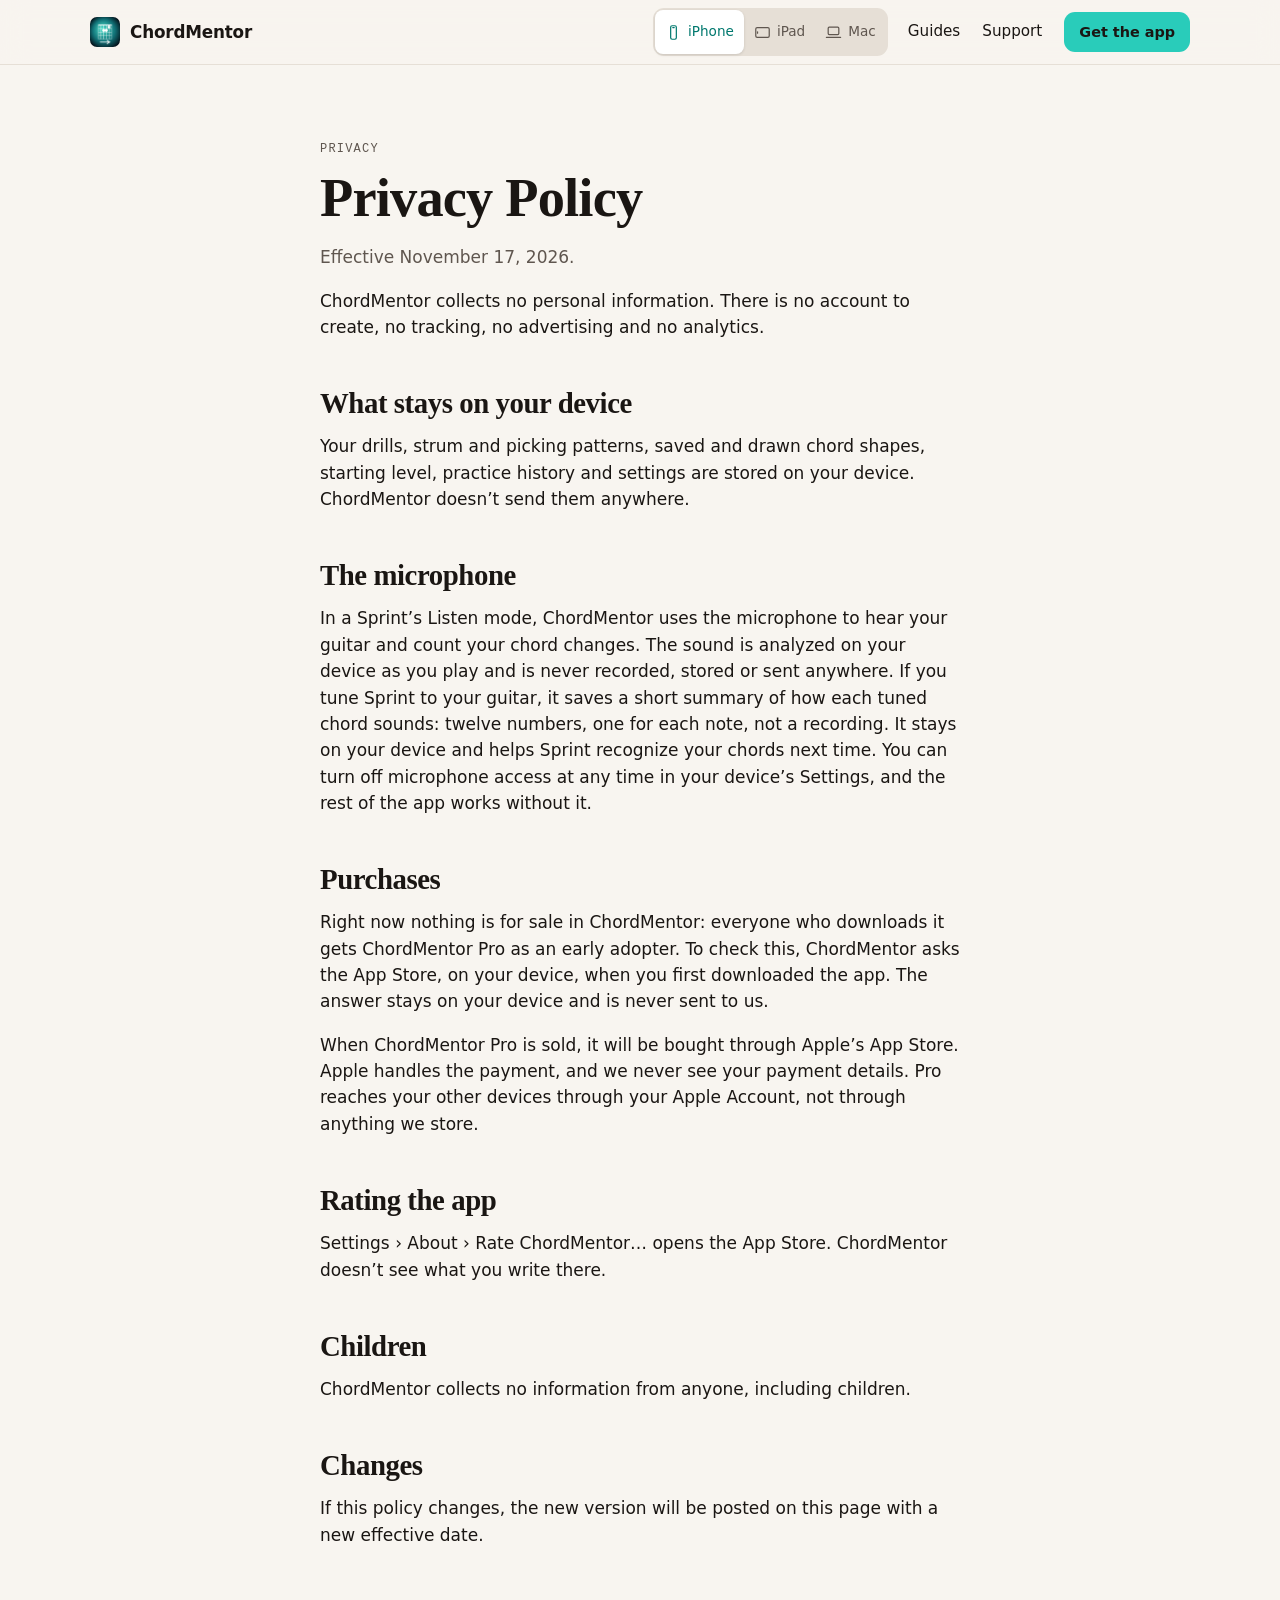
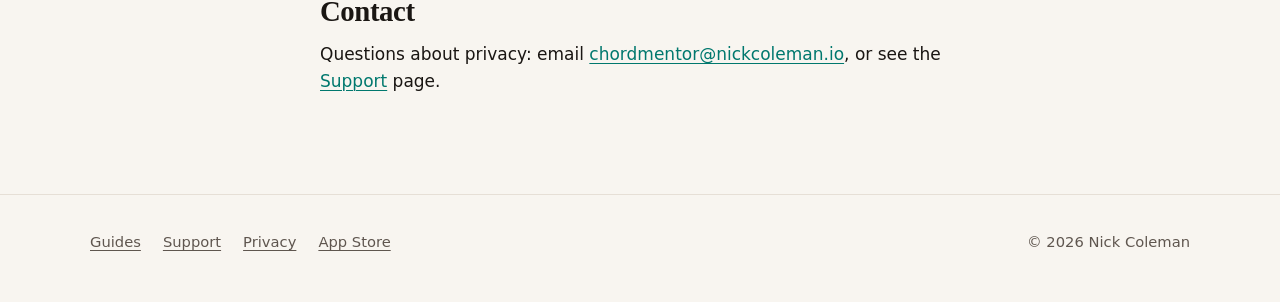
<file: privacy.html>
<!doctype html>
<html lang="en">
<head>
<meta charset="utf-8">
<meta name="viewport" content="width=device-width, initial-scale=1">
<title>ChordMentor Privacy Policy</title>
<meta name="description" content="ChordMentor collects no personal information: no account, no tracking, no ads and no analytics. Sprint's listening happens on your device and nothing is recorded.">
<!-- head:start -->
<meta name="apple-itunes-app" content="app-id=6827199615">
<link rel="canonical" href="https://chordmentor.nickcoleman.io/privacy.html">
<link rel="icon" href="/images/icon.png">
<link rel="apple-touch-icon" href="/images/icon.png">
<meta name="theme-color" content="#F8F5F0" media="(prefers-color-scheme: light)">
<meta name="theme-color" content="#14110F" media="(prefers-color-scheme: dark)">
<meta property="og:type" content="website">
<meta property="og:site_name" content="ChordMentor">
<meta property="og:title" content="ChordMentor Privacy Policy">
<meta property="og:description" content="ChordMentor collects no personal information: no account, no tracking, no ads and no analytics. Sprint's listening happens on your device and nothing is recorded.">
<meta property="og:url" content="https://chordmentor.nickcoleman.io/privacy.html">
<meta property="og:image" content="https://chordmentor.nickcoleman.io/images/og-card.jpg">
<meta property="og:image:width" content="1200">
<meta property="og:image:height" content="630">
<meta property="og:image:alt" content="ChordMentor's string lanes and chord diagrams beside the app on iPhone">
<meta name="twitter:card" content="summary_large_image">
<meta name="twitter:title" content="ChordMentor Privacy Policy">
<meta name="twitter:description" content="ChordMentor collects no personal information: no account, no tracking, no ads and no analytics. Sprint's listening happens on your device and nothing is recorded.">
<meta name="twitter:image" content="https://chordmentor.nickcoleman.io/images/og-card.jpg">
<link rel="stylesheet" href="/style.css">
<script src="/js/device.js"></script>
<!-- head:end -->
</head>
<body>
<!-- header:start -->
<a class="skip" href="#main">Skip to content</a>
<header class="site-header">
  <div class="wrap">
    <a class="brand" href="/"><img src="/images/icon.png" alt="" width="30" height="30"><span>ChordMentor</span></a>
    <div class="device-switch" role="group" aria-label="Show screens for">
      <button type="button" data-device-pick="iphone" aria-pressed="true" title="iPhone"><svg viewBox="0 0 24 24" aria-hidden="true"><rect x="8" y="2.5" width="8" height="19" rx="2"/><path d="M11 5h2"/></svg><span>iPhone</span></button>
      <button type="button" data-device-pick="ipad" aria-pressed="false" title="iPad"><svg viewBox="0 0 24 24" aria-hidden="true"><rect x="2.5" y="5" width="19" height="14" rx="2"/><path d="M5 11v2"/></svg><span>iPad</span></button>
      <button type="button" data-device-pick="mac" aria-pressed="false" title="Mac"><svg viewBox="0 0 24 24" aria-hidden="true"><rect x="4.5" y="4.5" width="15" height="10.5" rx="1.5"/><path d="M2 19h20"/></svg><span>Mac</span></button>
    </div>
    <nav class="site-nav" aria-label="Main">
      <a href="/guides/">Guides</a>
      <a class="nav-support" href="/support.html">Support</a>
      <a class="button small" href="https://apps.apple.com/app/apple-store/id6827199615?pt=119028554&amp;mt=8&amp;ct=web-header">Get the app</a>
    </nav>
  </div>
</header>
<!-- header:end -->

<main id="main" class="text-page">
  <div class="wrap">
    <p class="eyebrow">Privacy</p>
    <h1>Privacy Policy</h1>
    <p class="muted">Effective November 17, 2026.</p>
    <p>ChordMentor collects no personal information. There is no account to create, no tracking, no advertising and no analytics.</p>

    <h2>What stays on your device</h2>
    <p>Your drills, strum and picking patterns, saved and drawn chord shapes, starting level, practice history and settings are stored on your device. ChordMentor doesn’t send them anywhere.</p>

    <h2>The microphone</h2>
    <p>In a Sprint’s Listen mode, ChordMentor uses the microphone to hear your guitar and count your chord changes. The sound is analyzed on your device as you play and is never recorded, stored or sent anywhere. If you tune Sprint to your guitar, it saves a short summary of how each tuned chord sounds: twelve numbers, one for each note, not a recording. It stays on your device and helps Sprint recognize your chords next time. You can turn off microphone access at any time in your device’s Settings, and the rest of the app works without it.</p>

    <h2>Purchases</h2>
    <p>Right now nothing is for sale in ChordMentor: everyone who downloads it gets ChordMentor Pro as an early adopter. To check this, ChordMentor asks the App Store, on your device, when you first downloaded the app. The answer stays on your device and is never sent to us.</p>
    <p>When ChordMentor Pro is sold, it will be bought through Apple’s App Store. Apple handles the payment, and we never see your payment details. Pro reaches your other devices through your Apple Account, not through anything we store.</p>

    <h2>Rating the app</h2>
    <p>Settings › About › Rate ChordMentor… opens the App Store. ChordMentor doesn’t see what you write there.</p>

    <h2>Children</h2>
    <p>ChordMentor collects no information from anyone, including children.</p>

    <h2>Changes</h2>
    <p>If this policy changes, the new version will be posted on this page with a new effective date.</p>

    <h2>Contact</h2>
    <p>Questions about privacy: email <a href="mailto:chordmentor@nickcoleman.io">chordmentor@nickcoleman.io</a>, or see the <a href="/support.html">Support</a> page.</p>
  </div>
</main>

<!-- footer:start -->
<footer class="site-footer">
  <div class="wrap">
    <nav aria-label="Footer">
      <a href="/guides/">Guides</a>
      <a href="/support.html">Support</a>
      <a href="/privacy.html">Privacy</a>
      <a href="https://apps.apple.com/app/apple-store/id6827199615?pt=119028554&amp;mt=8&amp;ct=web-footer">App Store</a>
    </nav>
    <p>© 2026 Nick Coleman</p>
  </div>
</footer>
<!-- footer:end -->
</body>
</html>
</file>
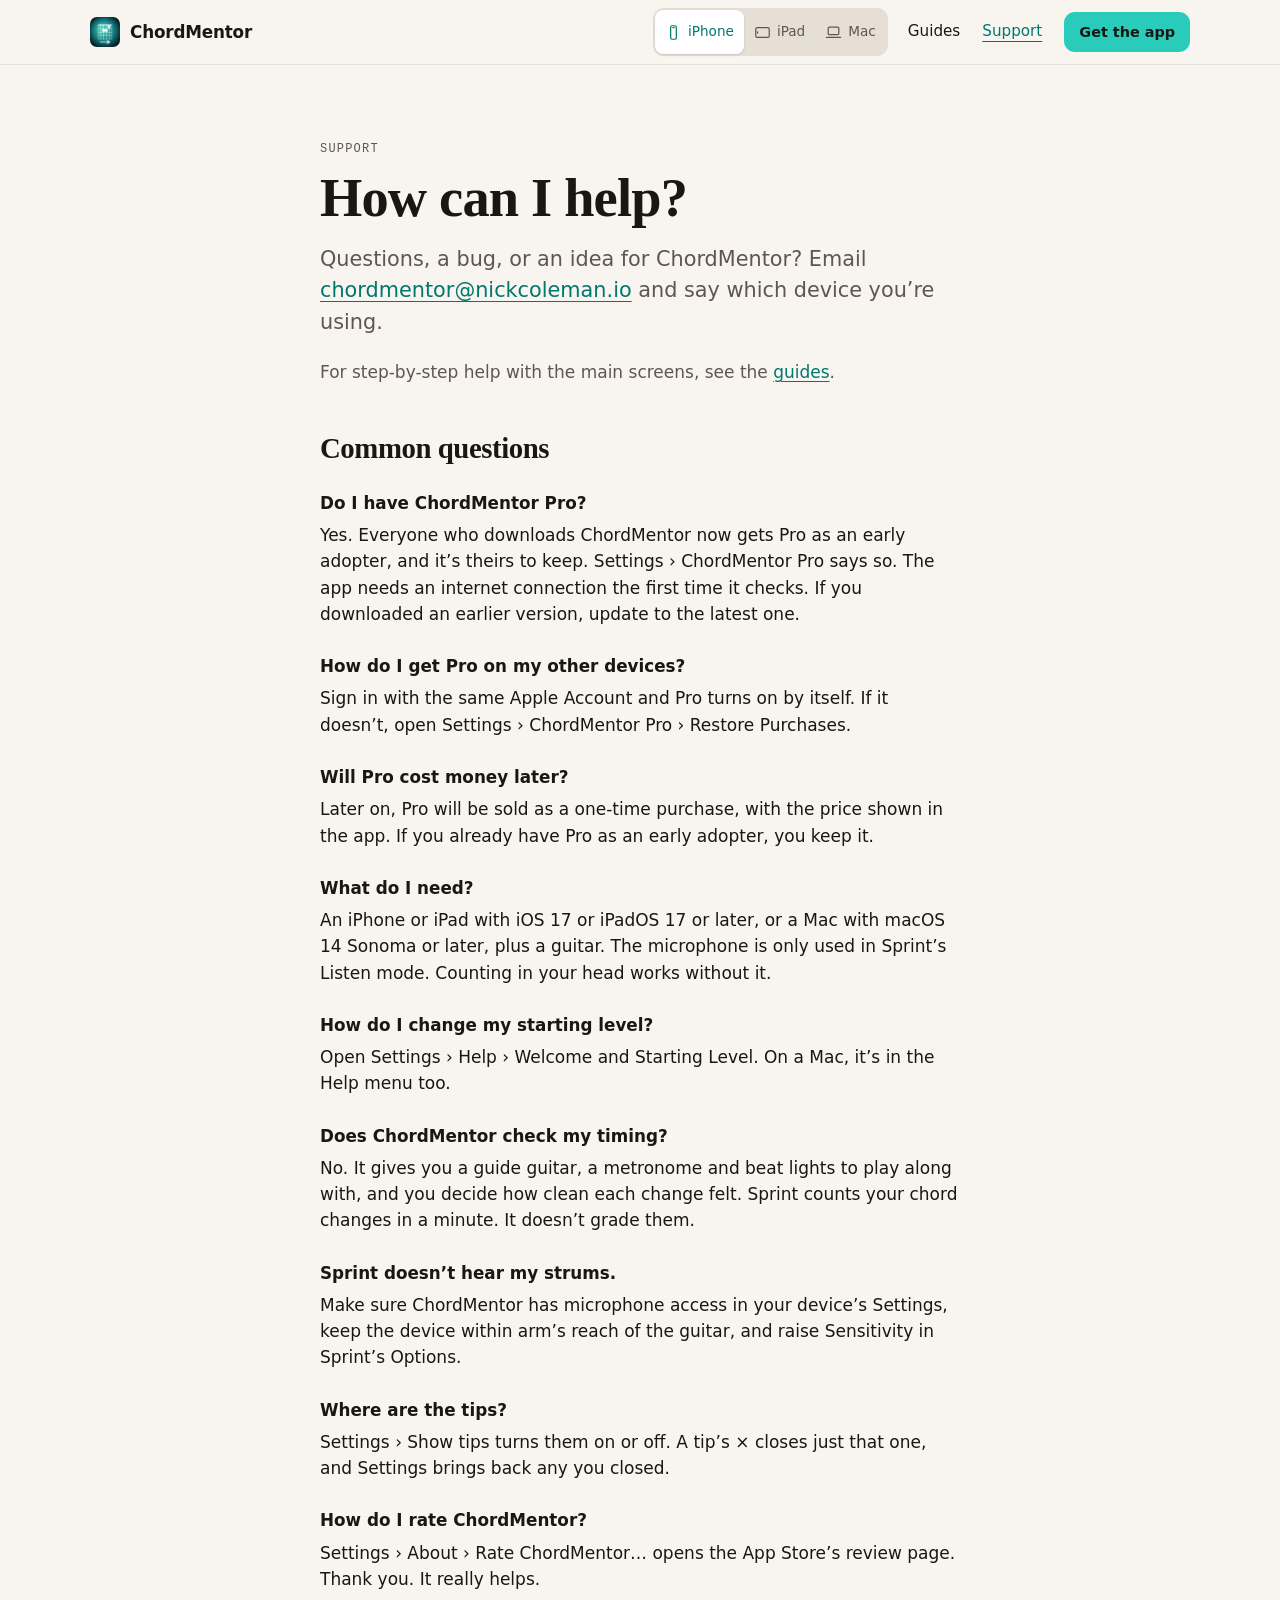
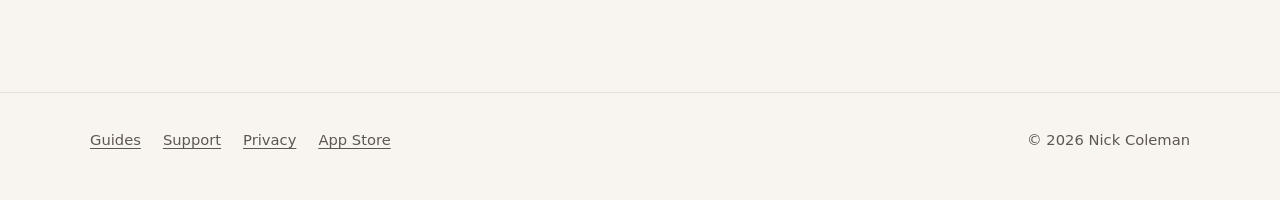
<file: support.html>
<!doctype html>
<html lang="en">
<head>
<meta charset="utf-8">
<meta name="viewport" content="width=device-width, initial-scale=1">
<title>ChordMentor Support</title>
<meta name="description" content="Help with ChordMentor on iPhone, iPad and Mac: ChordMentor Pro, Sprint and the microphone, your starting level, tips, and how to get in touch.">
<!-- head:start -->
<meta name="apple-itunes-app" content="app-id=6827199615">
<link rel="canonical" href="https://chordmentor.nickcoleman.io/support.html">
<link rel="icon" href="/images/icon.png">
<link rel="apple-touch-icon" href="/images/icon.png">
<meta name="theme-color" content="#F8F5F0" media="(prefers-color-scheme: light)">
<meta name="theme-color" content="#14110F" media="(prefers-color-scheme: dark)">
<meta property="og:type" content="website">
<meta property="og:site_name" content="ChordMentor">
<meta property="og:title" content="ChordMentor Support">
<meta property="og:description" content="Help with ChordMentor on iPhone, iPad and Mac: ChordMentor Pro, Sprint and the microphone, your starting level, tips, and how to get in touch.">
<meta property="og:url" content="https://chordmentor.nickcoleman.io/support.html">
<meta property="og:image" content="https://chordmentor.nickcoleman.io/images/og-card.jpg">
<meta property="og:image:width" content="1200">
<meta property="og:image:height" content="630">
<meta property="og:image:alt" content="ChordMentor's string lanes and chord diagrams beside the app on iPhone">
<meta name="twitter:card" content="summary_large_image">
<meta name="twitter:title" content="ChordMentor Support">
<meta name="twitter:description" content="Help with ChordMentor on iPhone, iPad and Mac: ChordMentor Pro, Sprint and the microphone, your starting level, tips, and how to get in touch.">
<meta name="twitter:image" content="https://chordmentor.nickcoleman.io/images/og-card.jpg">
<link rel="stylesheet" href="/style.css">
<script src="/js/device.js"></script>
<!-- head:end -->
</head>
<body>
<!-- header:start -->
<a class="skip" href="#main">Skip to content</a>
<header class="site-header">
  <div class="wrap">
    <a class="brand" href="/"><img src="/images/icon.png" alt="" width="30" height="30"><span>ChordMentor</span></a>
    <div class="device-switch" role="group" aria-label="Show screens for">
      <button type="button" data-device-pick="iphone" aria-pressed="true" title="iPhone"><svg viewBox="0 0 24 24" aria-hidden="true"><rect x="8" y="2.5" width="8" height="19" rx="2"/><path d="M11 5h2"/></svg><span>iPhone</span></button>
      <button type="button" data-device-pick="ipad" aria-pressed="false" title="iPad"><svg viewBox="0 0 24 24" aria-hidden="true"><rect x="2.5" y="5" width="19" height="14" rx="2"/><path d="M5 11v2"/></svg><span>iPad</span></button>
      <button type="button" data-device-pick="mac" aria-pressed="false" title="Mac"><svg viewBox="0 0 24 24" aria-hidden="true"><rect x="4.5" y="4.5" width="15" height="10.5" rx="1.5"/><path d="M2 19h20"/></svg><span>Mac</span></button>
    </div>
    <nav class="site-nav" aria-label="Main">
      <a href="/guides/">Guides</a>
      <a class="nav-support" href="/support.html" aria-current="page">Support</a>
      <a class="button small" href="https://apps.apple.com/app/apple-store/id6827199615?pt=119028554&amp;mt=8&amp;ct=web-header">Get the app</a>
    </nav>
  </div>
</header>
<!-- header:end -->

<main id="main" class="text-page">
  <div class="wrap">
    <p class="eyebrow">Support</p>
    <h1>How can I help?</h1>
    <p class="lede">Questions, a bug, or an idea for ChordMentor? Email <a href="mailto:chordmentor@nickcoleman.io">chordmentor@nickcoleman.io</a> and say which device you’re using.</p>
    <p class="muted">For step-by-step help with the main screens, see the <a href="/guides/">guides</a>.</p>

    <h2>Common questions</h2>
    <dl class="faq">
      <dt>Do I have ChordMentor Pro?</dt>
      <dd>Yes. Everyone who downloads ChordMentor now gets Pro as an early adopter, and it’s theirs to keep. Settings › ChordMentor Pro says so. The app needs an internet connection the first time it checks. If you downloaded an earlier version, update to the latest one.</dd>

      <dt>How do I get Pro on my other devices?</dt>
      <dd>Sign in with the same Apple Account and Pro turns on by itself. If it doesn’t, open Settings › ChordMentor Pro › Restore Purchases.</dd>

      <dt>Will Pro cost money later?</dt>
      <dd>Later on, Pro will be sold as a one-time purchase, with the price shown in the app. If you already have Pro as an early adopter, you keep it.</dd>

      <dt>What do I need?</dt>
      <dd>An iPhone or iPad with iOS 17 or iPadOS 17 or later, or a Mac with macOS 14 Sonoma or later, plus a guitar. The microphone is only used in Sprint’s Listen mode. Counting in your head works without it.</dd>

      <dt>How do I change my starting level?</dt>
      <dd>Open Settings › Help › Welcome and Starting Level. On a Mac, it’s in the Help menu too.</dd>

      <dt>Does ChordMentor check my timing?</dt>
      <dd>No. It gives you a guide guitar, a metronome and beat lights to play along with, and you decide how clean each change felt. Sprint counts your chord changes in a minute. It doesn’t grade them.</dd>

      <dt>Sprint doesn’t hear my strums.</dt>
      <dd>Make sure ChordMentor has microphone access in your device’s Settings, keep the device within arm’s reach of the guitar, and raise Sensitivity in Sprint’s Options.</dd>

      <dt>Where are the tips?</dt>
      <dd>Settings › Show tips turns them on or off. A tip’s × closes just that one, and Settings brings back any you closed.</dd>

      <dt>How do I rate ChordMentor?</dt>
      <dd>Settings › About › Rate ChordMentor… opens the App Store’s review page. Thank you. It really helps.</dd>
    </dl>
  </div>
</main>

<!-- footer:start -->
<footer class="site-footer">
  <div class="wrap">
    <nav aria-label="Footer">
      <a href="/guides/">Guides</a>
      <a href="/support.html">Support</a>
      <a href="/privacy.html">Privacy</a>
      <a href="https://apps.apple.com/app/apple-store/id6827199615?pt=119028554&amp;mt=8&amp;ct=web-footer">App Store</a>
    </nav>
    <p>© 2026 Nick Coleman</p>
  </div>
</footer>
<!-- footer:end -->
</body>
</html>
</file>
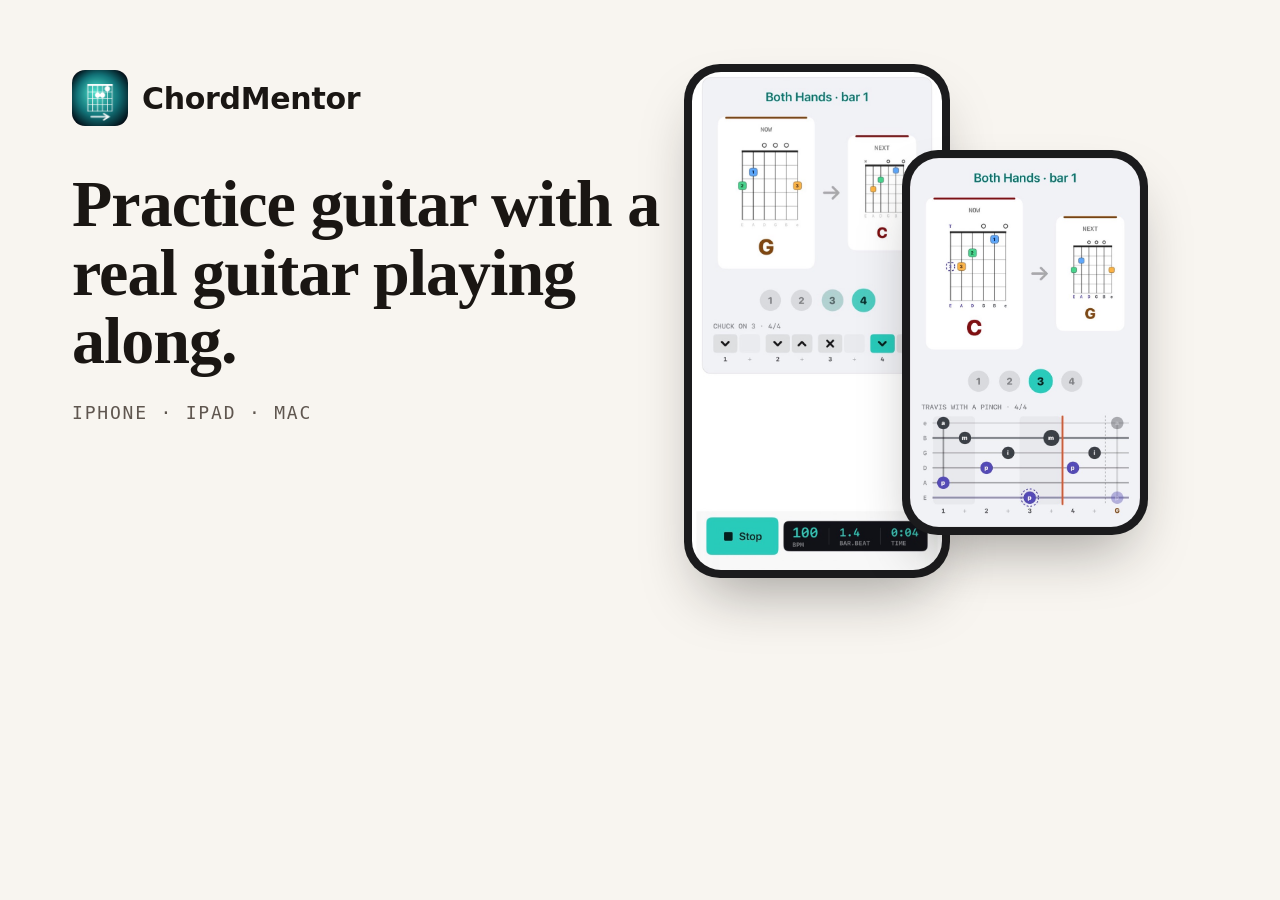
<file: _tools/og-card.html>
<!doctype html>
<!-- Source for images/og-card.jpg (1200x630). Render from website/ with headless Chrome:
     "/Applications/Google Chrome.app/Contents/MacOS/Google Chrome" --headless=new --hide-scrollbars \
       --window-size=1200,630 --screenshot=og.png "file://$PWD/_tools/og-card.html"
     then: sips -s format jpeg -s formatOptions 82 og.png --out images/og-card.jpg -->
<html><head><meta charset="utf-8"><style>
body{margin:0;width:1200px;height:630px;overflow:hidden;background:#F8F5F0;font-family:system-ui,-apple-system,sans-serif;color:#1A1613;position:relative}
.t{position:absolute;left:72px;top:70px;width:600px}
.b{display:flex;align-items:center;gap:14px;font-weight:650;font-size:30px;letter-spacing:-.01em}
.b img{width:56px;height:56px;border-radius:13px}
h1{font-family:"New York",ui-serif,Georgia,serif;font-weight:600;font-size:66px;line-height:1.04;letter-spacing:-.015em;margin:44px 0 26px}
p{font:500 18px/1.2 ui-monospace,"SF Mono",Menlo,monospace;letter-spacing:.1em;color:#5F564F;margin:0}
.ph{position:absolute;right:250px;top:64px;width:250px;border-radius:36px;padding:8px;background:#1B1B1D;box-shadow:0 30px 60px -20px rgba(26,22,19,.4)}
.ph img{width:100%;border-radius:29px;display:block}
.ph2{right:52px;top:150px;width:230px;z-index:2}
</style></head><body>
<div class="t"><div class="b"><img src="../images/icon.png" alt="">ChordMentor</div>
<h1>Practice guitar with a real guitar playing along.</h1><p>IPHONE · IPAD · MAC</p></div>
<div class="ph"><img src="../images/app/strumming-both-hands.jpg" alt=""></div>
<div class="ph ph2"><img src="../images/app/fingerstyle-travis.jpg" alt=""></div>
</body></html>
</file>
<file: style.css>
/* ChordMentor site. One stylesheet for every page.
   Tokens follow _design/design-review.md ("Played, not pitched"). */

:root {
  color-scheme: light dark;
  --paper: #F8F5F0;
  --surface: #FFFFFF;
  --ink: #1A1613;
  --ink-2: #5F564F;
  --line: #E6DFD6;
  --teal: #29CCBA;
  --on-teal: #051F1C;
  --teal-ink: #00786E;
  --ember: #D95930;
  --walnut: #3A2419;
  --walnut-ink: #F6EEE6;
  --walnut-ink-2: #D9C6B5;
  --shadow: 0 30px 60px -24px rgba(26, 22, 19, .28), 0 2px 6px rgba(26, 22, 19, .06);
  --shadow-sm: 0 12px 30px -16px rgba(26, 22, 19, .3);
  --nav-bg: rgba(248, 245, 240, .82);

  /* App UI colors: only inside app recreations (the tab card). */
  --stage: #F1F2F5;
  --stage-raised: #FFFFFF;
  --stage-line: rgba(0, 0, 0, .1);
  --lane: #B9BCC2;
  --thumb: #544AB8;
  --fingers: #3B4047;
  --dot-text: #FFFFFF;
  --beat-off: #E2E3E6;
  --beat-off-ink: #8A8D93;
  --lcd: #111317;
  --lcd-ink: #29CCBA;
  --lcd-label: #9AA0A6;

  --serif: "Fraunces", ui-serif, "New York", "Iowan Old Style", "Palatino Linotype", Georgia, serif;
  --sans: system-ui, -apple-system, "Segoe UI", Roboto, "Helvetica Neue", Arial, sans-serif;
  --mono: ui-monospace, "SF Mono", SFMono-Regular, Menlo, Consolas, monospace;
  --wrap: 1180px;
  --gutter: clamp(16px, 4vw, 40px);
  --radius: 28px;
}

@media (prefers-color-scheme: dark) {
  :root {
    --paper: #14110F;
    --surface: #1E1A17;
    --ink: #F3EEE8;
    --ink-2: #B3A89E;
    --line: #2E2823;
    --teal-ink: #29CCBA;
    --ember: #FF6A3D;
    --walnut: #2A1A12;
    --shadow: 0 30px 60px -24px rgba(0, 0, 0, .7), 0 0 0 1px rgba(255, 255, 255, .04);
    --shadow-sm: 0 12px 30px -16px rgba(0, 0, 0, .8);
    --nav-bg: rgba(20, 17, 15, .8);

    --stage: #111318;
    --stage-raised: #1D2026;
    --stage-line: rgba(255, 255, 255, .09);
    --lane: #4A4E57;
    --thumb: #8F87F0;
    --fingers: #D6D9DE;
    --dot-text: #000000;
    --beat-off: #2A2D33;
    --beat-off-ink: #8A8D93;
    --lcd: #000000;
  }
}

*, *::before, *::after { box-sizing: border-box; }
html { -webkit-text-size-adjust: 100%; scroll-padding-top: 80px; }
body {
  margin: 0;
  background: var(--paper);
  color: var(--ink);
  font: 17px/1.55 var(--sans);
  -webkit-font-smoothing: antialiased;
  overflow-x: hidden;
}
img, video, svg { max-width: 100%; height: auto; display: block; }
a { color: var(--teal-ink); text-underline-offset: .18em; text-decoration-thickness: 1px; }
a:hover { text-decoration-thickness: 2px; }
:focus-visible { outline: 3px solid var(--teal); outline-offset: 3px; border-radius: 6px; }
h1, h2, h3 { margin: 0; }
p { margin: 0 0 1em; }
p:last-child { margin-bottom: 0; }

.skip { position: absolute; left: -9999px; top: 8px; z-index: 100; background: var(--surface); padding: 8px 14px; border-radius: 8px; }
.skip:focus { left: 8px; }

.wrap { width: 100%; max-width: var(--wrap); margin: 0 auto; padding: 0 var(--gutter); }
.narrow { max-width: 760px; }

/* Type */
.display, h1, h2 { font-family: var(--serif); font-weight: 600; letter-spacing: -.015em; }
h1 { font-size: clamp(2.4rem, 4.2vw + 1rem, 4.6rem); line-height: 1.03; }
h2 { font-size: clamp(1.85rem, 2.2vw + 1rem, 2.9rem); line-height: 1.08; }
h3 { font-size: 1.22rem; line-height: 1.3; font-weight: 650; letter-spacing: -.005em; }
.lede { font-size: clamp(1.1rem, .4vw + 1rem, 1.3rem); line-height: 1.5; color: var(--ink-2); }
.eyebrow {
  font: 500 .75rem/1.2 var(--mono);
  text-transform: uppercase;
  letter-spacing: .1em;
  color: var(--ink-2);
  margin: 0 0 14px;
}
.muted { color: var(--ink-2); }
.small { font-size: .9rem; }

/* Header */
.site-header {
  position: sticky; top: 0; z-index: 50;
  background: var(--nav-bg);
  -webkit-backdrop-filter: saturate(1.4) blur(14px);
  backdrop-filter: saturate(1.4) blur(14px);
  border-bottom: 1px solid var(--line);
}
.site-header .wrap { display: flex; align-items: center; gap: 20px; min-height: 64px; }
.brand { display: flex; align-items: center; gap: 10px; color: var(--ink); text-decoration: none; font-weight: 650; font-size: 1.05rem; letter-spacing: -.01em; margin-right: auto; }
.brand img { width: 30px; height: 30px; border-radius: 7px; }
.site-nav { display: flex; align-items: center; gap: 22px; }
.site-nav a { color: var(--ink); text-decoration: none; font-size: .95rem; }
.site-nav a:hover, .site-nav a[aria-current] { color: var(--teal-ink); }
.site-nav a[aria-current] { text-decoration: underline; text-underline-offset: .35em; }
@media (max-width: 560px) {
  .site-header .wrap { gap: 12px; }
  .brand span { font-size: 1rem; }
  .site-nav { gap: 14px; }
  .site-nav .button { padding: 8px 12px; font-size: .85rem; }
  .site-nav .nav-support { display: none; }
}
@media (max-width: 360px) { .brand span { display: none; } }

/* Buttons */
.button {
  display: inline-flex; align-items: center; justify-content: center; gap: 10px;
  background: var(--teal); color: var(--on-teal);
  font-weight: 650; font-size: 1.02rem; text-decoration: none;
  padding: 14px 24px; border-radius: 14px; border: 0; cursor: pointer;
  box-shadow: 0 1px 0 rgba(255, 255, 255, .35) inset, 0 8px 20px -10px rgba(0, 120, 110, .7);
  transition: transform .15s ease, box-shadow .15s ease;
}
.button:hover { transform: translateY(-1px); text-decoration: none; }
.button:active { transform: translateY(0); }
.button svg { width: 20px; height: 20px; flex: none; }
.button.small { padding: 9px 15px; font-size: .9rem; border-radius: 11px; box-shadow: none; }
.button.quiet { background: transparent; color: var(--teal-ink); box-shadow: inset 0 0 0 1.5px currentColor; }

/* Sections */
section { padding: clamp(64px, 9vw, 120px) 0; }
.section-head { max-width: 720px; margin-bottom: clamp(32px, 4vw, 56px); }
.section-head h2 + p { margin-top: 18px; }
.rule { border: 0; border-top: 1px solid var(--line); margin: 0; }

/* Hero */
.hero { padding: clamp(40px, 6vw, 88px) 0 clamp(56px, 7vw, 96px); }
.hero .wrap { display: grid; grid-template-columns: minmax(0, 9fr) minmax(0, 13fr); gap: clamp(32px, 4vw, 64px); align-items: center; }
.hero h1 { margin-bottom: 22px; font-size: clamp(2.4rem, 3.2vw + 1rem, 4.1rem); }
.hero .lede { margin-bottom: 30px; max-width: 34em; }
.hero .offer { margin-top: 16px; font-size: .95rem; color: var(--ink-2); max-width: 30em; }
.hero-media { position: relative; padding: 64px 150px 0 0; }
.hero-media > div:first-child { position: relative; z-index: 2; }
.hero-media .tabcard { max-width: none; }
.hero-media .phone { position: absolute; right: 0; top: 0; width: 226px; z-index: 1; }
.hero-media .tc-caption { max-width: 34em; }
@media (max-width: 980px) {
  .hero .wrap { grid-template-columns: 1fr; }
  .hero-media { max-width: 720px; }
}
@media (max-width: 640px) {
  .hero-media { padding: 0; }
  .hero-media .phone { display: none; }
}

/* Device frames and panels */
.phone {
  border-radius: 34px; padding: 7px; background: #1B1B1D;
  box-shadow: var(--shadow);
}
.phone img { border-radius: 28px; width: 100%; }
.panel { border-radius: var(--radius); overflow: hidden; background: var(--surface); box-shadow: var(--shadow); }
.panel img { width: 100%; }
.mac-frame { border-radius: 14px; overflow: hidden; box-shadow: var(--shadow); background: var(--surface); }
@media (prefers-color-scheme: dark) {
  .phone { background: #2A2A2D; }
  .shot { background: #fff; }
}
.shot { border-radius: 22px; overflow: hidden; box-shadow: var(--shadow-sm); border: 1px solid var(--line); }
.shot img { width: 100%; }
figure { margin: 0; }
figcaption { font-size: .92rem; color: var(--ink-2); margin-top: 12px; }

/* Tab-lane card */
.tabcard {
  background: var(--stage); color: var(--fingers);
  border-radius: 24px; padding: 18px 18px 16px;
  box-shadow: var(--shadow);
  border: 1px solid var(--stage-line);
  max-width: 600px;
}
.tabcard .tc-top { display: flex; align-items: center; justify-content: space-between; gap: 12px; margin-bottom: 8px; }
.tabcard .tc-stage { font: 650 1rem/1.2 var(--sans); color: var(--teal-ink); }
.tabcard .tc-chords { display: flex; align-items: center; gap: 10px; }
.tc-chord { background: var(--stage-raised); border-radius: 12px; padding: 6px 10px 4px; text-align: center; border-top: 3px solid var(--c, #8B1E1E); min-width: 74px; transition: opacity .2s ease; }
.tc-chord small { display: block; font: 500 .6rem/1 var(--sans); letter-spacing: .06em; color: var(--beat-off-ink); }
.tc-chord svg { width: 58px; height: 58px; margin: 2px auto 0; }
.tc-chord b { display: block; font: 700 1.25rem/1.1 var(--sans); color: var(--c); }
.tc-chord[data-chord="C"] { --c: #9B2226; }
.tc-chord[data-chord="G"] { --c: #8A5A14; }
.tc-lanes .next-name { fill: #8A5A14; }
@media (prefers-color-scheme: dark) {
  .tc-chord[data-chord="C"] { --c: #FF7A6E; }
  .tc-chord[data-chord="G"] { --c: #E5A24C; }
  .tc-lanes .next-name { fill: #E5A24C; }
}
.tc-chord.next { opacity: .8; }
.tc-arrow { color: var(--beat-off-ink); font-size: 1.3rem; }
.tc-beats { display: flex; gap: 10px; }
.tc-beat { width: 30px; height: 30px; border-radius: 50%; display: grid; place-items: center; background: var(--beat-off); color: var(--beat-off-ink); font: 700 .85rem/1 var(--sans); transition: background .08s, color .08s, transform .12s; }
.tc-beat.on { background: var(--teal); color: var(--on-teal); transform: scale(1.12); }
.tc-name { font: 500 .72rem/1.2 var(--mono); letter-spacing: .06em; color: var(--ink-2); margin: 10px 0 2px; text-transform: uppercase; }
.tc-lanes { width: 100%; height: auto; overflow: visible; }
.tc-lanes .lane { stroke: var(--lane); stroke-width: 1.5; }
.tc-lanes .lane.ring { stroke: var(--thumb); stroke-width: 3; opacity: .55; }
.tc-lanes .lane-label { fill: var(--beat-off-ink); font: 500 11px var(--sans); }
.tc-lanes .count { fill: var(--beat-off-ink); font: 600 12px var(--sans); text-anchor: middle; }
.tc-lanes .count.and { font-weight: 400; }
.tc-lanes .band { fill: var(--stage-line); }
.tc-lanes .note circle { stroke: none; }
.tc-lanes .note text { fill: var(--dot-text); font: 700 12px var(--sans); text-anchor: middle; dominant-baseline: central; }
.tc-lanes .note.p circle { fill: var(--thumb); }
.tc-lanes .note.f circle { fill: var(--fingers); }
.tc-lanes .note .hop { fill: none; stroke: var(--fingers); stroke-width: 1.5; stroke-dasharray: 3 3; }
.tc-lanes .note { transition: transform .12s ease-out; transform-box: fill-box; transform-origin: center; }
.tc-lanes .note.lit { transform: scale(1.28); }
.tc-lanes .stem { stroke: var(--fingers); stroke-width: 2; opacity: .5; }
.tc-lanes .ghost { opacity: .3; }
.tc-lanes .barline { stroke: var(--beat-off-ink); stroke-width: 1.5; stroke-dasharray: 3 3; opacity: .6; }
.tc-lanes .next-name { font: 700 12px var(--sans); text-anchor: middle; }
.tc-lanes .playhead { stroke: var(--ember); stroke-width: 2.5; }
.tc-bar { display: flex; gap: 10px; align-items: stretch; margin-top: 10px; }
.tc-play { flex: 0 0 auto; min-width: 128px; border-radius: 14px; font-size: 1.05rem; padding: 0 18px; }
.tc-play[aria-pressed="true"] .i-play, .tc-play[aria-pressed="false"] .i-stop { display: none; }
.tc-lcd { flex: 1; display: grid; grid-template-columns: repeat(3, 1fr); background: var(--lcd); border-radius: 14px; padding: 9px 4px; }
.tc-lcd div { padding: 0 12px; border-left: 1px solid rgba(255, 255, 255, .14); }
.tc-lcd div:first-child { border-left: 0; }
.tc-lcd b { display: block; font: 500 1.55rem/1.05 var(--mono); color: var(--lcd-ink); font-variant-numeric: tabular-nums; }
.tc-lcd span { display: block; font: 600 .62rem/1.2 var(--mono); color: var(--lcd-label); letter-spacing: .06em; margin-top: 3px; }
.tc-caption { font-size: .92rem; color: var(--ink-2); margin: 12px 4px 0; }
.tc-status { min-height: 0; }
.tabcard .fallback { border-radius: 14px; }
@media (max-width: 480px) {
  .tabcard { padding: 14px 12px 12px; border-radius: 20px; }
  .tc-chord { min-width: 62px; padding: 5px 7px 3px; }
  .tc-chord svg { width: 46px; height: 46px; }
  .tc-beats { gap: 6px; }
  .tc-beat { width: 26px; height: 26px; font-size: .78rem; }
  .tc-play { min-width: 96px; padding: 0 12px; font-size: .98rem; }
  .tc-lcd b { font-size: 1.2rem; }
  .tc-lcd div { padding: 0 8px; }
  .tc-lcd span { font-size: .55rem; }
}
@media (prefers-reduced-motion: reduce) {
  .tc-beat, .tc-lanes .note, .button { transition: none; }
  .tc-beat.on { transform: none; }
  .tc-lanes .note.lit { transform: none; }
  .tc-lanes .note.lit circle { stroke: var(--teal); stroke-width: 3; }
}

/* Two-up feature rows */
.split { display: grid; grid-template-columns: repeat(2, minmax(0, 1fr)); gap: clamp(32px, 5vw, 80px); align-items: center; }
.split.flip > :first-child { order: 2; }
@media (max-width: 820px) { .split { grid-template-columns: 1fr; } .split.flip > :first-child { order: 0; } }
.pair { display: grid; grid-template-columns: 1fr 1fr; gap: 18px; align-items: start; }
.pair .shot:nth-child(2) { margin-top: 48px; }
.more { display: inline-block; margin-top: 18px; font-weight: 600; text-decoration: none; }
.more:hover { text-decoration: underline; }

/* Skills */
.skills-major { display: grid; gap: clamp(56px, 7vw, 96px); }
.skill { display: grid; grid-template-columns: minmax(0, 4fr) minmax(0, 7fr); gap: clamp(28px, 4vw, 64px); align-items: center; }
.skill.flip { grid-template-columns: minmax(0, 7fr) minmax(0, 4fr); }
.skill.flip .skill-text { order: 2; }
.skill h3 { font-family: var(--serif); font-weight: 600; font-size: clamp(1.6rem, 1.4vw + 1rem, 2.2rem); line-height: 1.12; letter-spacing: -.01em; margin-bottom: 14px; }
@media (max-width: 860px) { .skill, .skill.flip { grid-template-columns: 1fr; } .skill.flip .skill-text { order: 0; } }
.skills-minor { display: grid; grid-template-columns: repeat(4, minmax(0, 1fr)); gap: 24px; margin-top: clamp(64px, 8vw, 104px); }
.mini .shot { aspect-ratio: 4 / 5; }
.mini .shot img { height: 100%; object-fit: cover; object-position: top; }
.mini h3 { margin: 18px 0 6px; }
.mini p { font-size: .96rem; color: var(--ink-2); }
@media (max-width: 980px) { .skills-minor { grid-template-columns: repeat(2, minmax(0, 1fr)); } }
@media (max-width: 520px) { .skills-minor { grid-template-columns: 1fr; } .mini .shot { aspect-ratio: auto; max-width: 360px; } }

/* Routine triptych */
.triptych { display: grid; grid-template-columns: repeat(3, minmax(0, 1fr)); gap: clamp(18px, 3vw, 40px); align-items: start; }
.triptych li { list-style: none; }
.triptych { padding: 0; margin: 0; }
.step-num { font: 500 .8rem/1 var(--mono); color: var(--teal-ink); letter-spacing: .08em; display: block; margin: 20px 0 8px; }
.triptych h3 { margin-bottom: 6px; }
.triptych p { color: var(--ink-2); font-size: .98rem; }
@media (max-width: 760px) { .triptych { grid-template-columns: 1fr; max-width: 420px; } }

/* Change Map spread */
.tablet { border-radius: clamp(18px, 2.4vw, 34px); padding: clamp(6px, .9vw, 13px); background: #1B1B1D; box-shadow: var(--shadow); }
.tablet img { border-radius: clamp(12px, 1.6vw, 22px); width: 100%; }
.spread .tablet { margin-top: clamp(32px, 4vw, 48px); }
@media (prefers-color-scheme: dark) { .tablet { background: #2A2A2D; } }

/* Maker band */
.maker { background: var(--walnut); color: var(--walnut-ink); }
.maker .split { grid-template-columns: minmax(0, 5fr) minmax(0, 6fr); }
@media (max-width: 820px) { .maker .split { grid-template-columns: 1fr; } }
.maker .eyebrow { color: var(--walnut-ink-2); }
.maker h2 { margin-bottom: 24px; }
.maker p { color: var(--walnut-ink); font-size: 1.08rem; }
.maker .sig { font: 500 .85rem/1 var(--mono); letter-spacing: .08em; color: var(--walnut-ink-2); margin-top: 26px; }
.maker img { border-radius: var(--radius); box-shadow: 0 30px 60px -24px rgba(0, 0, 0, .6); }

/* Closing */
.closing { text-align: center; }
.closing .wrap { max-width: 760px; }
.closing img.icon { width: 76px; height: 76px; border-radius: 17px; margin: 0 auto 26px; box-shadow: var(--shadow-sm); }
.closing h2 { margin-bottom: 20px; }
.closing .lede { margin-bottom: 30px; }
.facts { list-style: none; padding: 0; margin: 28px 0 0; display: flex; flex-wrap: wrap; justify-content: center; gap: 10px 26px; color: var(--ink-2); font-size: .95rem; }

/* Footer */
.site-footer { border-top: 1px solid var(--line); padding: 36px 0 48px; font-size: .92rem; color: var(--ink-2); }
.site-footer .wrap { display: flex; flex-wrap: wrap; gap: 14px 28px; align-items: center; justify-content: space-between; }
.site-footer nav { display: flex; flex-wrap: wrap; gap: 8px 22px; }
.site-footer a { color: var(--ink-2); }
.site-footer a:hover { color: var(--teal-ink); }

/* Text pages (Support, Privacy) */
.text-page { padding: clamp(40px, 6vw, 80px) 0 clamp(64px, 8vw, 100px); }
.text-page .wrap { max-width: 720px; }
.text-page h1 { font-size: clamp(2.2rem, 3vw + 1rem, 3.4rem); margin-bottom: 18px; }
.text-page h2 { font-size: clamp(1.4rem, 1vw + 1rem, 1.8rem); margin: 48px 0 14px; }
.text-page h3 { margin: 28px 0 8px; }
.faq { margin: 0; }
.faq dt { font-weight: 650; margin-top: 26px; font-size: 1.05rem; }
.faq dd { margin: 6px 0 0; color: var(--ink); }
.card-note { background: var(--surface); border: 1px solid var(--line); border-radius: 18px; padding: 20px 22px; margin: 26px 0; }

/* Guides */
.crumbs { font-size: .9rem; color: var(--ink-2); margin-bottom: 26px; }
.crumbs a { color: var(--ink-2); }
.guide-hero { padding: clamp(36px, 5vw, 72px) 0 clamp(28px, 4vw, 48px); }
.guide-hero h1 { font-size: clamp(2.2rem, 3.4vw + 1rem, 3.9rem); margin-bottom: 18px; max-width: 16em; }
.guide-hero .lede { max-width: 36em; }
.who { margin-top: 22px; padding-left: 16px; border-left: 3px solid var(--teal); color: var(--ink); max-width: 40em; }
.guide-cover { margin-top: clamp(32px, 4vw, 48px); }
.guide-body { padding-top: clamp(24px, 3vw, 40px); }
.steps { list-style: none; padding: 0; margin: 0; counter-reset: step; }
.steps > li { display: grid; grid-template-columns: minmax(0, 5fr) minmax(0, 6fr); gap: clamp(28px, 4vw, 64px); align-items: start; padding: clamp(40px, 5vw, 64px) 0; border-top: 1px solid var(--line); }
.steps > li.text-only { grid-template-columns: minmax(0, 1fr); max-width: 760px; }
.steps h2 { font-size: clamp(1.5rem, 1.2vw + 1rem, 2rem); margin-bottom: 14px; }
.steps .step-num { margin-top: 0; }
@media (max-width: 860px) { .steps > li { grid-template-columns: 1fr; } }
.annotated { position: relative; max-width: 420px; margin: 0 auto; }
.annotated.wide { max-width: none; }
.annotated .shot { position: relative; }
.pin {
  position: absolute; transform: translate(-50%, -50%);
  width: 28px; height: 28px; border-radius: 50%;
  background: var(--ember); color: #fff;
  font: 700 .85rem/28px var(--sans); text-align: center;
  box-shadow: 0 0 0 3px #fff, 0 4px 10px rgba(0, 0, 0, .3);
}
.keys { list-style: none; padding: 0; margin: 18px 0 0; display: grid; gap: 12px; }
.keys li { display: grid; grid-template-columns: 28px 1fr; gap: 12px; align-items: start; }
.keys .k { width: 24px; height: 24px; border-radius: 50%; background: var(--ember); color: #fff; font: 700 .78rem/24px var(--sans); text-align: center; margin-top: 2px; }
.mini-trip { display: grid; grid-template-columns: repeat(3, minmax(0, 1fr)); gap: 12px; }
.mini-trip figcaption { font-size: .82rem; margin-top: 8px; }
.tips { background: var(--surface); border: 1px solid var(--line); border-radius: 22px; padding: clamp(22px, 3vw, 36px); margin: 24px 0 0; }
.tips h2 { font-size: clamp(1.4rem, 1vw + 1rem, 1.8rem); margin-bottom: 14px; }
.tips ul { margin: 0; padding-left: 1.2em; }
.tips li { margin: 8px 0; }
.guide-end { padding: clamp(48px, 6vw, 80px) 0; }
.prevnext { display: grid; grid-template-columns: 1fr 1fr; gap: 16px; margin-top: 36px; }
.prevnext a { display: block; padding: 18px 20px; border: 1px solid var(--line); border-radius: 16px; text-decoration: none; color: var(--ink); background: var(--surface); }
.prevnext a span { display: block; font: 500 .72rem/1.2 var(--mono); text-transform: uppercase; letter-spacing: .08em; color: var(--ink-2); margin-bottom: 6px; }
.prevnext a:hover { border-color: var(--teal); }
.prevnext .next { text-align: right; grid-column: 2; }
.cta-strip { display: flex; flex-wrap: wrap; align-items: center; justify-content: space-between; gap: 18px; background: var(--surface); border: 1px solid var(--line); border-radius: 22px; padding: 22px 26px; }
.cta-strip p { margin: 0; font-weight: 600; }

.guide-cards { display: grid; grid-template-columns: repeat(3, minmax(0, 1fr)); gap: 24px; }
@media (max-width: 900px) { .guide-cards { grid-template-columns: 1fr 1fr; } }
@media (max-width: 600px) { .guide-cards { grid-template-columns: 1fr; } }
.guide-card { display: flex; flex-direction: column; background: var(--surface); border: 1px solid var(--line); border-radius: 22px; overflow: hidden; color: var(--ink); text-decoration: none; transition: border-color .15s, transform .15s; }
.guide-card:hover { border-color: var(--teal); transform: translateY(-2px); }
.guide-card .thumb { aspect-ratio: 16 / 11; overflow: hidden; background: #F1F2F5; }
.guide-card .thumb img { width: 100%; height: 100%; object-fit: cover; object-position: top; }
.guide-card .body { padding: 20px 22px 24px; }
.guide-card h2 { font-size: 1.5rem; margin: 2px 0 8px; }
.guide-card p { color: var(--ink-2); font-size: .97rem; margin: 0; }
.guide-card .eyebrow { font-size: .72rem; margin-bottom: 10px; }
.group-label { margin: 48px 0 18px; }
.group-label:first-child { margin-top: 0; }
@media (prefers-reduced-motion: reduce) { .guide-card, .guide-card:hover { transition: none; transform: none; } }

.visually-hidden { position: absolute !important; width: 1px; height: 1px; padding: 0; margin: -1px; overflow: hidden; clip: rect(0 0 0 0); white-space: nowrap; border: 0; }
.tabcard .tc-stage { margin: 0 0 10px; text-align: center; }

/* Ready for step clips and overview videos (see README, "Adding a clip"). */
.mac-frame video, .shot video, .tablet video { width: 100%; display: block; }

/* Device switch: the header's iPhone / iPad / Mac control and the screens it swaps */
.device-switch {
  display: inline-flex; padding: 3px; gap: 2px; border-radius: 11px;
  background: var(--line);
}
.device-switch button {
  display: inline-flex; align-items: center; gap: 6px;
  font: 500 .85rem/1 var(--sans); color: var(--ink-2);
  background: transparent; border: 0; border-radius: 8px; padding: 6px 10px; cursor: pointer;
}
.device-switch svg { width: 17px; height: 17px; fill: none; stroke: currentColor; stroke-width: 1.7; stroke-linecap: round; }
.device-switch button:hover { color: var(--ink); }
.device-switch button[aria-pressed="true"] { background: var(--surface); color: var(--teal-ink); box-shadow: 0 1px 3px rgba(0, 0, 0, .12); }
@media (max-width: 760px) {
  .device-switch span { position: absolute; width: 1px; height: 1px; overflow: hidden; clip: rect(0 0 0 0); }
  .device-switch button { padding: 6px 8px; }
}
@media (max-width: 560px) { .brand span { display: none; } }

.device-shot > * { display: none; }
html:not([data-device]) .device-shot > .d-iphone,
html[data-device="iphone"] .device-shot > .d-iphone,
html[data-device="ipad"] .device-shot > .d-ipad,
html[data-device="mac"] .device-shot > .d-mac { display: block; }
.device-shot > .phone { max-width: 290px; margin-inline: auto; }
.device-shot > .tablet img, .device-shot > .mac-frame img { width: 100%; }
.spread .device-shot { margin-top: clamp(32px, 4vw, 48px); }
.spread .device-shot > .tablet { margin-top: 0; }
.spread .device-shot > .mac-frame { max-width: 1100px; }
/* iPad and Mac screens are landscape: stack the welcome pair, keep minis and thumbs uncropped */
html[data-device="ipad"] .pair, html[data-device="mac"] .pair { grid-template-columns: 1fr; gap: 24px; }
.pair .device-shot:nth-child(2) > .shot { margin-top: 48px; }
.pair .device-shot > .shot { margin-top: 0; }
.mini .device-shot > .tablet, .mini .device-shot > .mac-frame { aspect-ratio: auto; }
.guide-card .thumb.device-shot > img { display: none; }
html:not([data-device]) .guide-card .thumb > .d-iphone,
html[data-device="iphone"] .guide-card .thumb > .d-iphone,
html[data-device="ipad"] .guide-card .thumb > .d-ipad,
html[data-device="mac"] .guide-card .thumb > .d-mac { display: block; }

/* "Showing iPhone. Also see it on iPad · Mac" */
.device-note { font-size: .95rem; color: var(--ink-2); margin-top: 14px; }
.device-note button {
  font: inherit; color: var(--teal-ink); background: none; border: 0; padding: 0; cursor: pointer;
  text-decoration: underline; text-underline-offset: .18em; text-decoration-thickness: 1px;
}

/* Official App Store badge */
.store-badge { display: inline-block; line-height: 0; border-radius: 9px; }
.store-badge img { height: 54px; width: auto; }
.mid-cta { display: flex; flex-wrap: wrap; align-items: center; justify-content: center; gap: 12px 20px; margin-top: clamp(40px, 5vw, 64px); }
.mid-cta .store-badge img { height: 48px; }
.mid-cta p { margin: 0; color: var(--ink-2); }
.closing .store-badge { margin-top: 8px; }

/* Device switch: 44-point touch targets */
.device-switch button { min-width: 44px; min-height: 44px; justify-content: center; }
.device-switch { padding: 2px; gap: 0; }
@media (max-width: 760px) { .device-switch button { padding: 0; } }
@media (max-width: 400px) {
  .site-header .wrap { gap: 10px; }
  .site-nav { gap: 10px; }
}
.device-note button { padding: 12px 2px; margin: -12px -2px; }

/* Progress (merged with "It starts where you are") */
.progress .device-shot > .tablet, .progress .device-shot > .mac-frame { max-width: 560px; margin-inline: auto; }

/* Phone: keep the home page short. Skill cards two across; drill steps image beside text. */
@media (max-width: 520px) {
  .skills-minor { grid-template-columns: repeat(2, minmax(0, 1fr)); gap: 28px 14px; }
  .mini .shot { aspect-ratio: 4 / 5; max-width: none; }
  .mini h3 { font-size: 1.05rem; margin-top: 12px; }
  .mini p { font-size: .88rem; }
  .device-shot > .phone { max-width: 240px; }
}
@media (max-width: 640px) {
  .triptych { grid-template-columns: 1fr; gap: 28px; max-width: none; }
  .triptych .step-num { margin-top: 0; }
  .triptych li { display: grid; grid-template-columns: minmax(0, 2fr) minmax(0, 3fr); column-gap: 16px; align-items: start; }
  .triptych li > .device-shot { grid-row: 1 / span 3; }
  .triptych li > :not(.device-shot) { grid-column: 2; }
}
.site-nav .button { white-space: nowrap; }
@media (max-width: 400px) {
  .site-nav .button { padding: 8px 10px; font-size: .82rem; }
  .device-switch button { min-width: 40px; }
}
</file>
